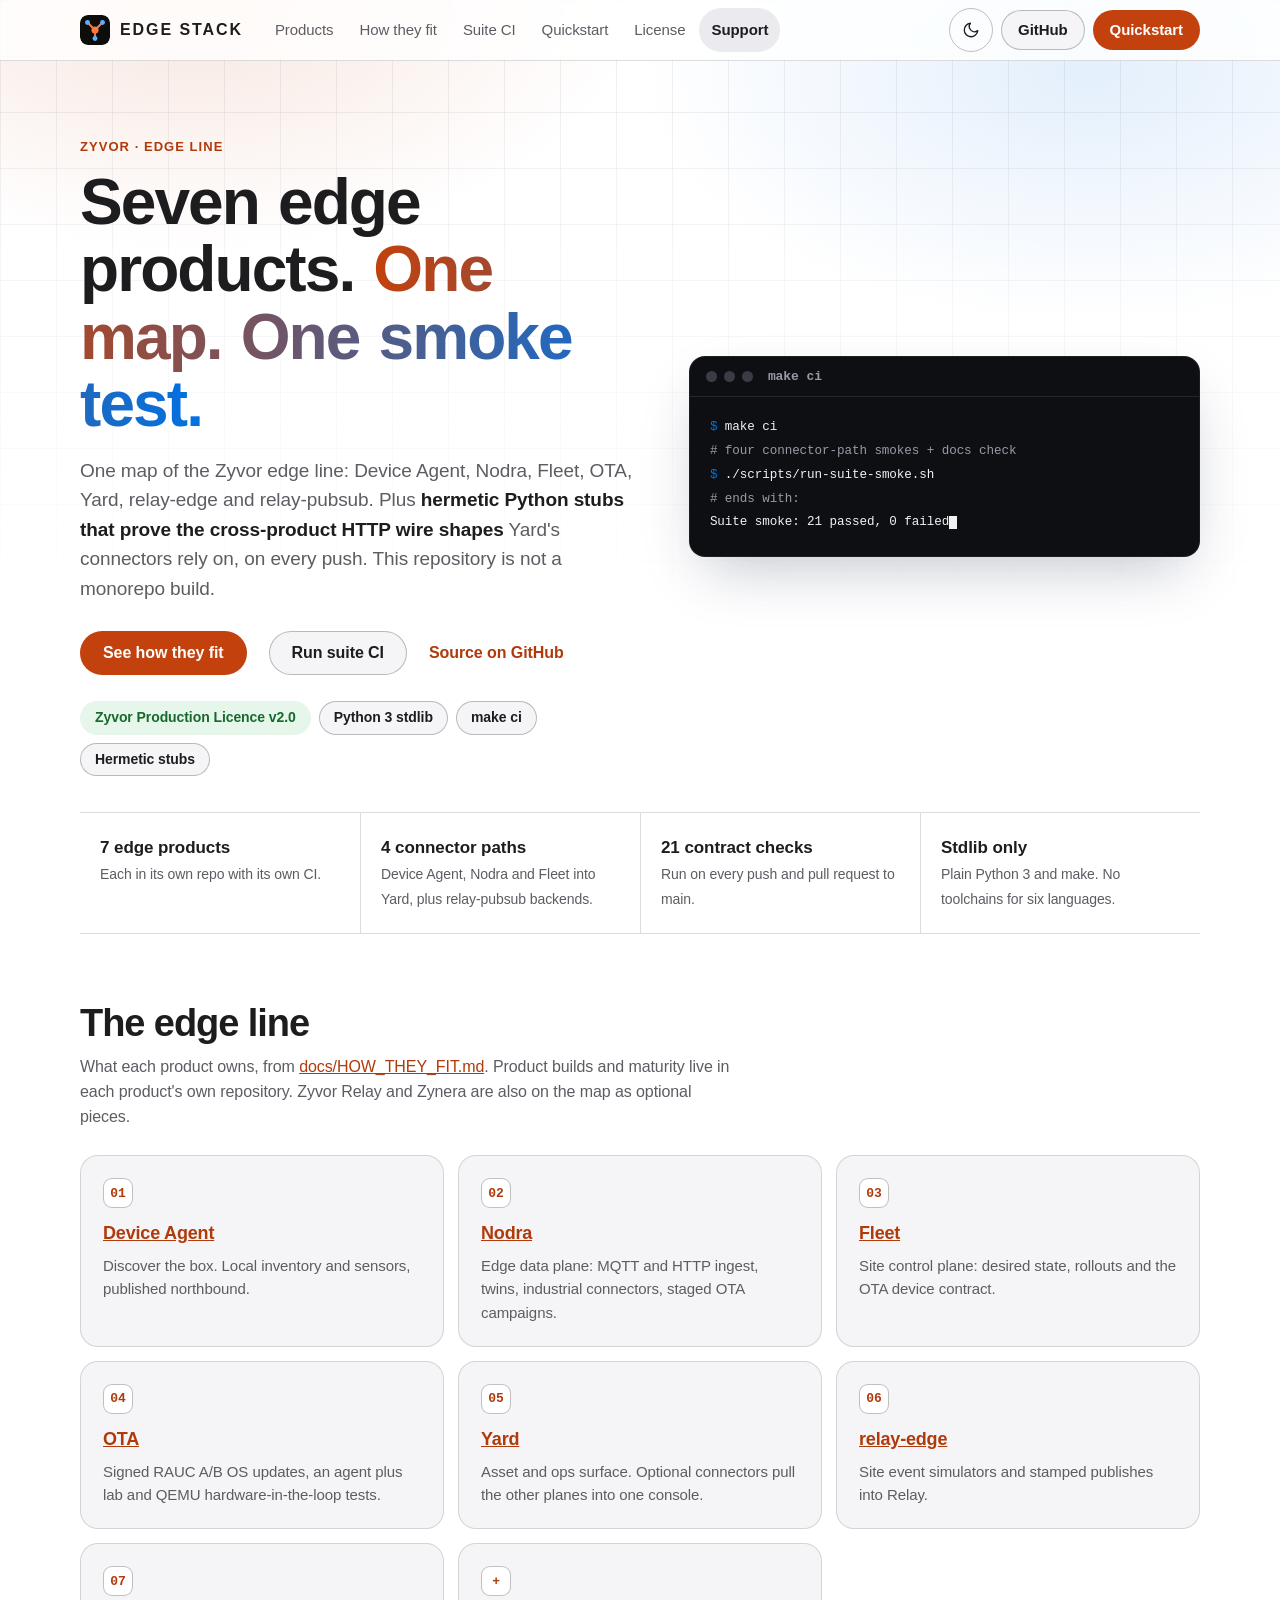
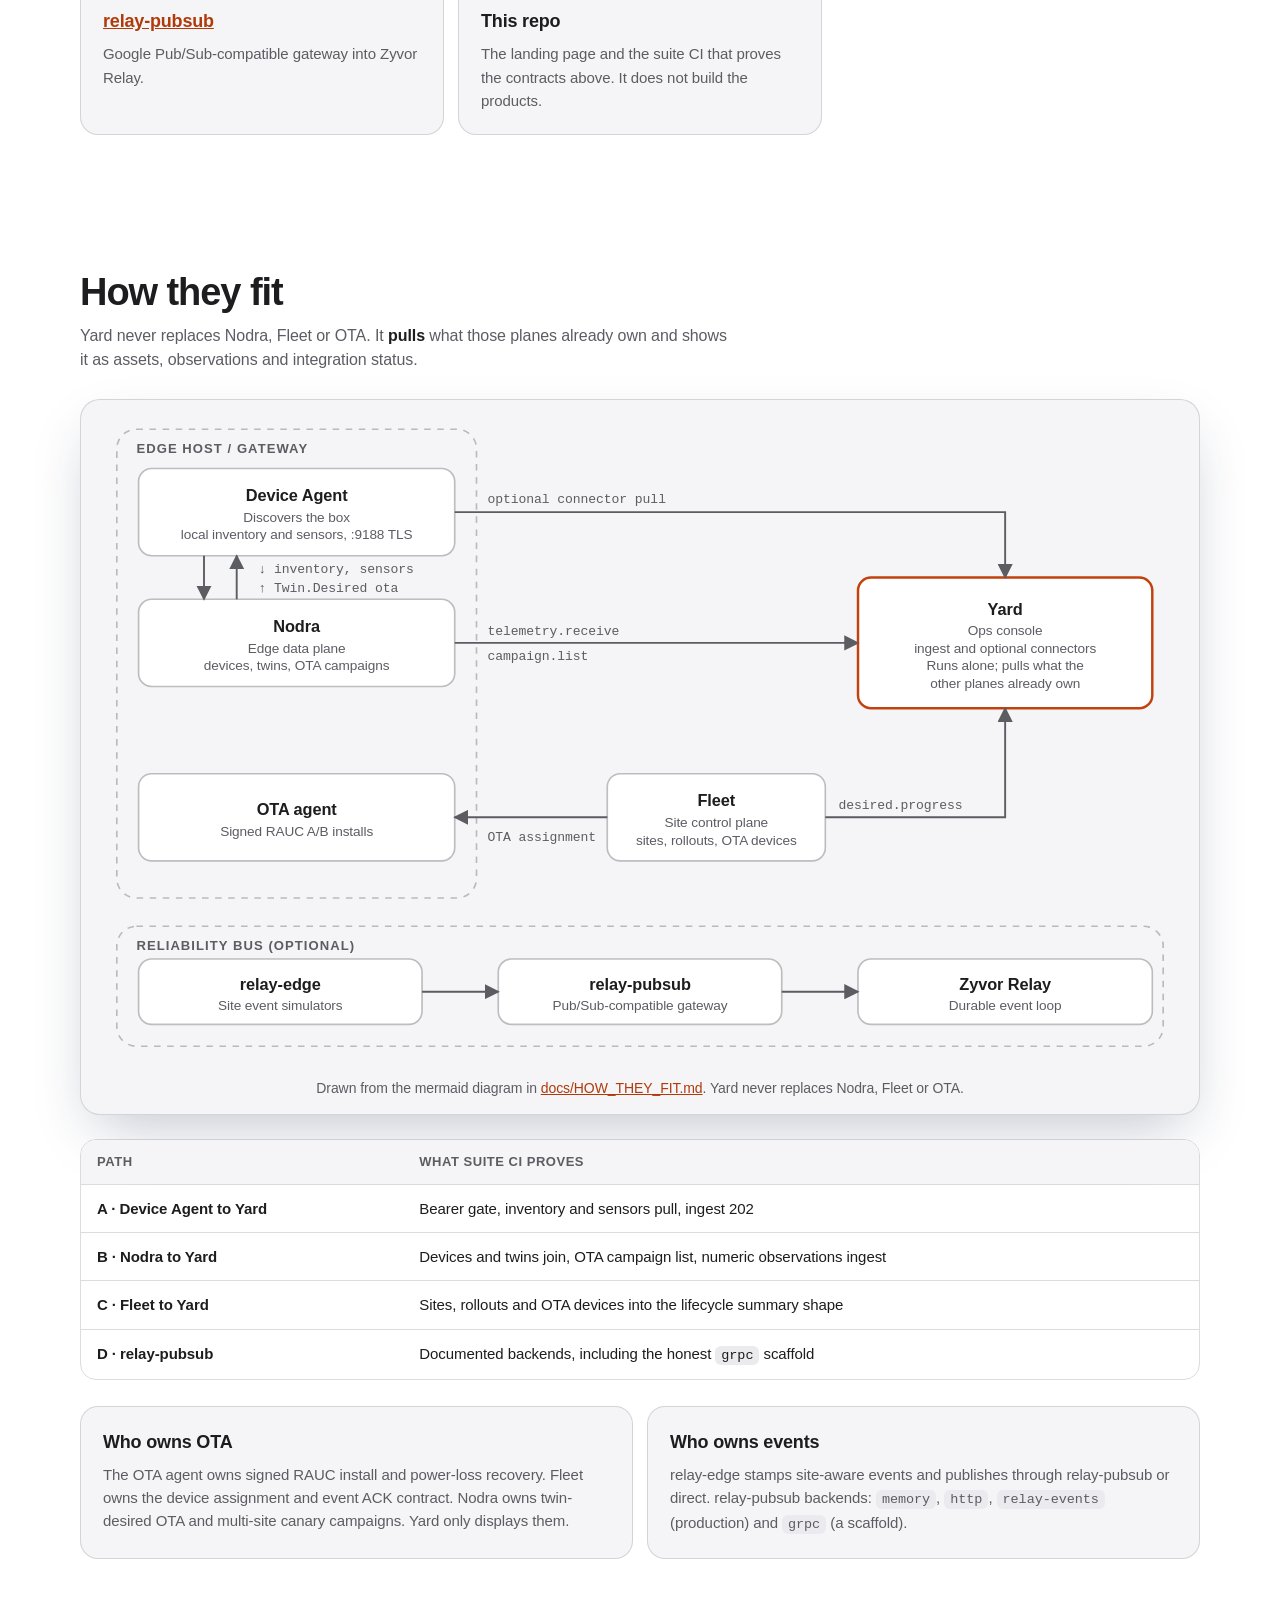
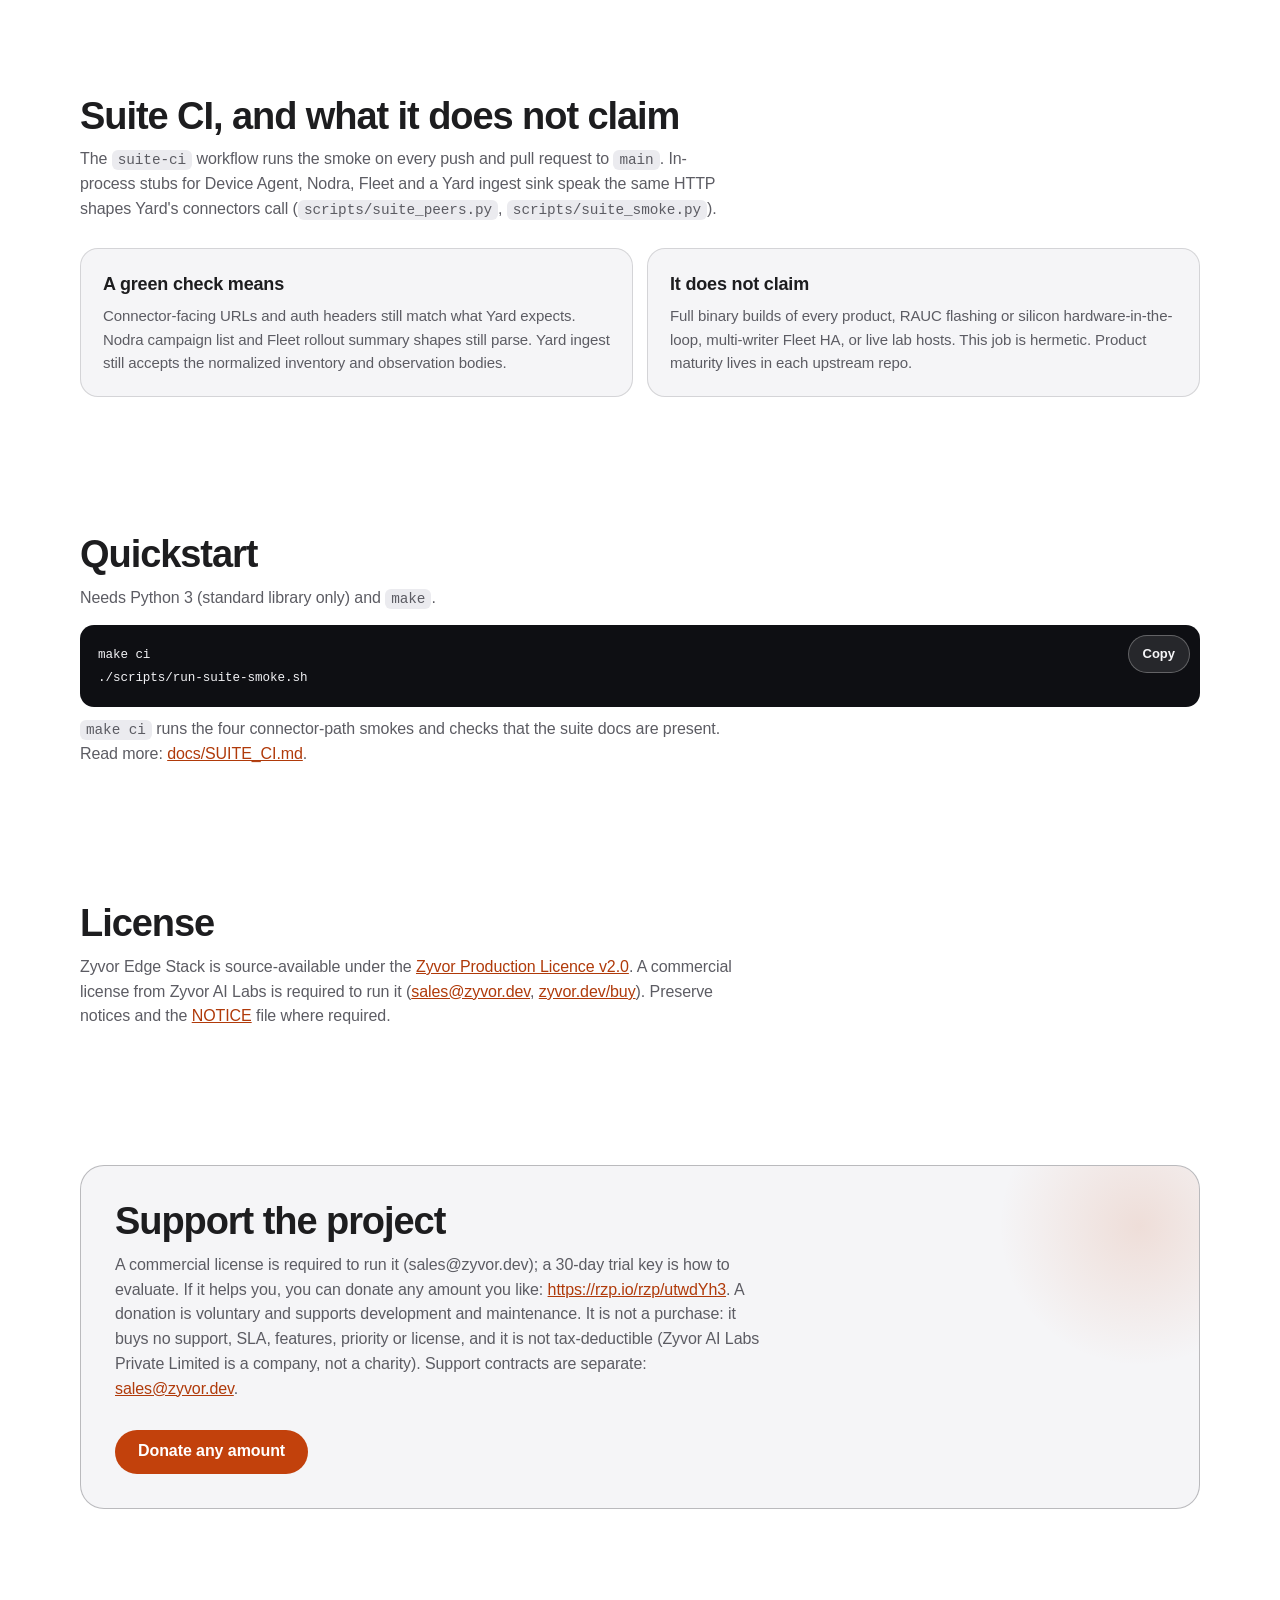
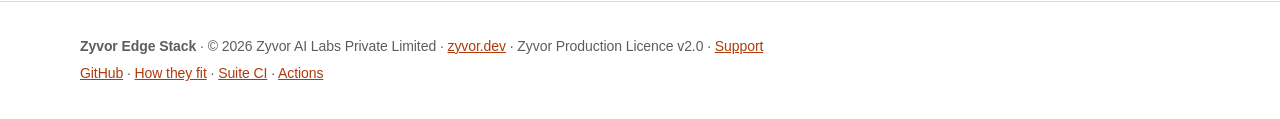
<file: site/index.html>
<!doctype html>
<!-- Copyright 2026 Zyvor AI Labs · https://zyvor.dev · SPDX-License-Identifier: LicenseRef-Zyvor-Production-2.0 -->
<html lang="en">
<head>
  <meta charset="utf-8" />
  <meta name="viewport" content="width=device-width, initial-scale=1" />
  <meta name="color-scheme" content="light dark" />
  <meta name="theme-color" content="#ffffff" />
  <title>Zyvor Edge Stack · One map of the edge line</title>
  <meta name="description" content="One map of the Zyvor edge line: Device Agent, Nodra, Fleet, OTA, Yard, relay-edge and relay-pubsub, with hermetic suite CI that proves the cross-product HTTP contracts. Zyvor Production Licence v2.0." />
  <link rel="icon" href="favicon.svg" type="image/svg+xml" />
  <link rel="canonical" href="https://zyvorai.github.io/edge-stack/" />
  <meta property="og:type" content="website" />
  <meta property="og:site_name" content="Zyvor Edge Stack" />
  <meta property="og:title" content="Zyvor Edge Stack · One map of the edge line" />
  <meta property="og:description" content="One map of the Zyvor edge line: Device Agent, Nodra, Fleet, OTA, Yard, relay-edge and relay-pubsub, with hermetic suite CI that proves the cross-product HTTP contracts. Zyvor Production Licence v2.0." />
  <meta property="og:url" content="https://zyvorai.github.io/edge-stack/" />
  <meta name="twitter:card" content="summary" />
  <script src="theme.js"></script>
  <link rel="stylesheet" href="site.css" />
  <script type="application/ld+json">
  {"@context":"https://schema.org","@type":"SoftwareSourceCode","name":"Zyvor Edge Stack","description":"One map of the Zyvor edge line, with suite CI that proves the cross-product HTTP contracts.","codeRepository":"https://github.com/zyvorai/edge-stack","programmingLanguage":"Python","license":"https://github.com/zyvorai/edge-stack/blob/main/LICENSE","url":"https://zyvorai.github.io/edge-stack/"}
  </script>
</head>
<body>
<a class="skip" href="#main">Skip to content</a>

<header class="bar">
  <a class="brand" href="./" aria-label="Zyvor Edge Stack home">
    <svg class="logo" viewBox="0 0 32 32" aria-hidden="true"><rect width="32" height="32" rx="8" fill="#0d0d0c"/><path d="M16 16 8 8M16 16l8-8M16 16v9" stroke="#ff7a3d" stroke-width="2" stroke-linecap="round"/><circle cx="16" cy="16" r="3.8" fill="#ff7a3d"/><circle cx="8" cy="8" r="2.6" fill="#5eadff"/><circle cx="24" cy="8" r="2.6" fill="#5eadff"/><circle cx="16" cy="25" r="2.6" fill="#5eadff"/></svg><span>EDGE STACK</span></a>
  <nav aria-label="Sections" id="sections"><a href="#products">Products</a><a href="#how">How they fit</a><a href="#ci">Suite CI</a><a href="#quickstart">Quickstart</a><a href="#license">License</a><a href="#support">Support</a></nav>
  <div class="bar-actions">
    <button id="theme" class="icon" type="button" aria-label="Switch to dark mode" aria-pressed="false"><svg class="i-moon" viewBox="0 0 24 24" aria-hidden="true"><path d="M21 12.8A9 9 0 1 1 11.2 3a7 7 0 0 0 9.8 9.8z"/></svg><svg class="i-sun" viewBox="0 0 24 24" aria-hidden="true"><circle cx="12" cy="12" r="4"/><path d="M12 2v2M12 20v2M4.9 4.9l1.4 1.4M17.7 17.7l1.4 1.4M2 12h2M20 12h2M4.9 19.1l1.4-1.4M17.7 6.3l1.4-1.4"/></svg></button>
    <a class="btn small" href="https://github.com/zyvorai/edge-stack">GitHub</a>
    <a class="btn small primary" href="#quickstart">Quickstart</a>
  </div>
</header>

<main id="main">
  <section class="hero" aria-labelledby="hero-h">
    <div>
      <p class="kicker">Zyvor · edge line</p>
      <h1 id="hero-h">Seven edge products. <em>One map. One smoke test.</em></h1>
      <p class="lede">One map of the Zyvor edge line: Device Agent, Nodra, Fleet, OTA, Yard, relay-edge and relay-pubsub. Plus <strong>hermetic Python stubs that prove the cross-product HTTP wire shapes</strong> Yard's connectors rely on, on every push. This repository is not a monorepo build.</p>
      <p class="cta"><a class="btn primary" href="#how">See how they fit</a><a class="btn" href="#quickstart">Run suite CI</a><a class="link" href="https://github.com/zyvorai/edge-stack">Source on GitHub</a></p>
      <ul class="chips" aria-label="Facts"><li class="ok">Zyvor Production Licence v2.0</li><li>Python 3 stdlib</li><li>make ci</li><li>Hermetic stubs</li></ul>
    </div>
    <div class="term" role="group" aria-label="Suite CI commands">
      <div class="term-head"><i></i><i></i><i></i><span>make ci</span></div>
<pre><code><span class="p">$</span> make ci
<span class="c"># four connector-path smokes + docs check</span>
<span class="p">$</span> ./scripts/run-suite-smoke.sh
<span class="c"># ends with:</span>
Suite smoke: 21 passed, 0 failed<span class="cur"></span></code></pre>
    </div>
  </section>

  <section class="band" aria-label="At a glance">
    <div><b>7 edge products</b><span>Each in its own repo with its own CI.</span></div>
    <div><b>4 connector paths</b><span>Device Agent, Nodra and Fleet into Yard, plus relay-pubsub backends.</span></div>
    <div><b>21 contract checks</b><span>Run on every push and pull request to main.</span></div>
    <div><b>Stdlib only</b><span>Plain Python 3 and make. No toolchains for six languages.</span></div>
  </section>

  <section id="products" aria-labelledby="products-h">
    <h2 id="products-h">The edge line</h2>
    <p class="sub">What each product owns, from <a href="https://github.com/zyvorai/edge-stack/blob/main/docs/HOW_THEY_FIT.md">docs/HOW_THEY_FIT.md</a>. Product builds and maturity live in each product's own repository. Zyvor Relay and Zynera are also on the map as optional pieces.</p>
    <div class="grid">
      <article class="card"><span class="n">01</span><h3><a href="https://github.com/zyvorai/zyvor-device-agent">Device Agent</a></h3><p>Discover the box. Local inventory and sensors, published northbound.</p></article>
      <article class="card"><span class="n">02</span><h3><a href="https://github.com/zyvorai/nodra">Nodra</a></h3><p>Edge data plane: MQTT and HTTP ingest, twins, industrial connectors, staged OTA campaigns.</p></article>
      <article class="card"><span class="n">03</span><h3><a href="https://github.com/zyvorai/zyvorai-fleet">Fleet</a></h3><p>Site control plane: desired state, rollouts and the OTA device contract.</p></article>
      <article class="card"><span class="n">04</span><h3><a href="https://github.com/zyvorai/ota">OTA</a></h3><p>Signed RAUC A/B OS updates, an agent plus lab and QEMU hardware-in-the-loop tests.</p></article>
      <article class="card"><span class="n">05</span><h3><a href="https://github.com/zyvorai/yard">Yard</a></h3><p>Asset and ops surface. Optional connectors pull the other planes into one console.</p></article>
      <article class="card"><span class="n">06</span><h3><a href="https://github.com/zyvorai/relay-edge">relay-edge</a></h3><p>Site event simulators and stamped publishes into Relay.</p></article>
      <article class="card"><span class="n">07</span><h3><a href="https://github.com/zyvorai/relay-pubsub">relay-pubsub</a></h3><p>Google Pub/Sub-compatible gateway into Zyvor Relay.</p></article>
      <article class="card"><span class="n">+</span><h3>This repo</h3><p>The landing page and the suite CI that proves the contracts above. It does not build the products.</p></article>
    </div>
  </section>

  <section id="how" aria-labelledby="how-h">
    <h2 id="how-h">How they fit</h2>
    <p class="sub">Yard never replaces Nodra, Fleet or OTA. It <strong>pulls</strong> what those planes already own and shows it as assets, observations and integration status.</p>
    <figure class="diagram">
<svg viewBox="0 0 1000 600" role="img" aria-labelledby="dg-t dg-d"><title id="dg-t">Edge stack data paths</title><desc id="dg-d">Device Agent feeds Nodra and Yard. Nodra and Fleet sync into Yard. Fleet assigns OTA updates to the OTA agent. relay-edge publishes through relay-pubsub into Relay.</desc><defs><marker id="ah" viewBox="0 0 10 10" refX="9" refY="5" markerWidth="8" markerHeight="8" orient="auto"><path class="dg-arrow" d="M0 0 10 5 0 10z"/></marker><marker id="ahs" viewBox="0 0 10 10" refX="1" refY="5" markerWidth="8" markerHeight="8" orient="auto-start-reverse"><path class="dg-arrow" d="M0 0 10 5 0 10z"/></marker></defs>
<rect class="dg-zone" x="20" y="14" width="330" height="430" rx="18"/>
<text class="dg-z" x="38" y="36">EDGE HOST / GATEWAY</text>
<rect class="dg-box" x="40" y="50" width="290" height="80" rx="12"/>
<text class="dg-t" x="185.0" y="80" text-anchor="middle">Device Agent</text>
<text class="dg-s" x="185.0" y="99" text-anchor="middle">Discovers the box</text>
<text class="dg-s" x="185.0" y="115" text-anchor="middle">local inventory and sensors, :9188 TLS</text>
<rect class="dg-box" x="40" y="170" width="290" height="80" rx="12"/>
<text class="dg-t" x="185.0" y="200" text-anchor="middle">Nodra</text>
<text class="dg-s" x="185.0" y="219" text-anchor="middle">Edge data plane</text>
<text class="dg-s" x="185.0" y="235" text-anchor="middle">devices, twins, OTA campaigns</text>
<rect class="dg-box" x="40" y="330" width="290" height="80" rx="12"/>
<text class="dg-t" x="185.0" y="368" text-anchor="middle">OTA agent</text>
<text class="dg-s" x="185.0" y="387" text-anchor="middle">Signed RAUC A/B installs</text>
<path class="dg-line" d="M100 130 L100 170" marker-end="url(#ah)"/>
<path class="dg-line" d="M130 170 L130 130" marker-end="url(#ah)"/>
<text class="dg-lbl" x="150" y="146" text-anchor="start">↓ inventory, sensors</text>
<text class="dg-lbl" x="150" y="163" text-anchor="start">↑ Twin.Desired ota</text>
<rect class="dg-hi" x="700" y="150" width="270" height="120" rx="12"/>
<text class="dg-t" x="835.0" y="184" text-anchor="middle">Yard</text>
<text class="dg-s" x="835.0" y="203" text-anchor="middle">Ops console</text>
<text class="dg-s" x="835.0" y="219" text-anchor="middle">ingest and optional connectors</text>
<text class="dg-s" x="835.0" y="235" text-anchor="middle">Runs alone; pulls what the</text>
<text class="dg-s" x="835.0" y="251" text-anchor="middle">other planes already own</text>
<rect class="dg-box" x="470" y="330" width="200" height="80" rx="12"/>
<text class="dg-t" x="570.0" y="360" text-anchor="middle">Fleet</text>
<text class="dg-s" x="570.0" y="379" text-anchor="middle">Site control plane</text>
<text class="dg-s" x="570.0" y="395" text-anchor="middle">sites, rollouts, OTA devices</text>
<path class="dg-line" d="M330 90 L835 90 L835 150" marker-end="url(#ah)"/>
<text class="dg-lbl" x="360" y="82" text-anchor="start">optional connector pull</text>
<path class="dg-line" d="M330 210 L700 210" marker-end="url(#ah)"/>
<text class="dg-lbl" x="360" y="203" text-anchor="start">telemetry.receive</text>
<text class="dg-lbl" x="360" y="226" text-anchor="start">campaign.list</text>
<path class="dg-line" d="M670 370 L835 370 L835 270" marker-end="url(#ah)"/>
<text class="dg-lbl" x="682" y="362" text-anchor="start">desired.progress</text>
<path class="dg-line" d="M470 370 L330 370" marker-end="url(#ah)"/>
<text class="dg-lbl" x="360" y="392" text-anchor="start">OTA assignment</text>
<rect class="dg-zone" x="20" y="470" width="960" height="110" rx="18"/>
<text class="dg-z" x="38" y="492">RELIABILITY BUS (OPTIONAL)</text>
<rect class="dg-box" x="40" y="500" width="260" height="60" rx="12"/>
<text class="dg-t" x="170.0" y="528" text-anchor="middle">relay-edge</text>
<text class="dg-s" x="170.0" y="547" text-anchor="middle">Site event simulators</text>
<rect class="dg-box" x="370" y="500" width="260" height="60" rx="12"/>
<text class="dg-t" x="500.0" y="528" text-anchor="middle">relay-pubsub</text>
<text class="dg-s" x="500.0" y="547" text-anchor="middle">Pub/Sub-compatible gateway</text>
<rect class="dg-box" x="700" y="500" width="270" height="60" rx="12"/>
<text class="dg-t" x="835.0" y="528" text-anchor="middle">Zyvor Relay</text>
<text class="dg-s" x="835.0" y="547" text-anchor="middle">Durable event loop</text>
<path class="dg-line" d="M300 530 L370 530" marker-end="url(#ah)"/>
<path class="dg-line" d="M630 530 L700 530" marker-end="url(#ah)"/>
</svg>
<figcaption>Drawn from the mermaid diagram in <a href="https://github.com/zyvorai/edge-stack/blob/main/docs/HOW_THEY_FIT.md">docs/HOW_THEY_FIT.md</a>. Yard never replaces Nodra, Fleet or OTA.</figcaption></figure>
    <div class="tablewrap"><table>
      <thead><tr><th scope="col">Path</th><th scope="col">What suite CI proves</th></tr></thead>
      <tbody>
        <tr><td>A · Device Agent to Yard</td><td>Bearer gate, inventory and sensors pull, ingest 202</td></tr>
        <tr><td>B · Nodra to Yard</td><td>Devices and twins join, OTA campaign list, numeric observations ingest</td></tr>
        <tr><td>C · Fleet to Yard</td><td>Sites, rollouts and OTA devices into the lifecycle summary shape</td></tr>
        <tr><td>D · relay-pubsub</td><td>Documented backends, including the honest <code>grpc</code> scaffold</td></tr>
      </tbody></table></div>
    <div class="grid two">
      <article class="card"><h3>Who owns OTA</h3><p>The OTA agent owns signed RAUC install and power-loss recovery. Fleet owns the device assignment and event ACK contract. Nodra owns twin-desired OTA and multi-site canary campaigns. Yard only displays them.</p></article>
      <article class="card"><h3>Who owns events</h3><p>relay-edge stamps site-aware events and publishes through relay-pubsub or direct. relay-pubsub backends: <code>memory</code>, <code>http</code>, <code>relay-events</code> (production) and <code>grpc</code> (a scaffold).</p></article>
    </div>
  </section>

  <section id="ci" aria-labelledby="ci-h">
    <h2 id="ci-h">Suite CI, and what it does not claim</h2>
    <p class="sub">The <code>suite-ci</code> workflow runs the smoke on every push and pull request to <code>main</code>. In-process stubs for Device Agent, Nodra, Fleet and a Yard ingest sink speak the same HTTP shapes Yard's connectors call (<code>scripts/suite_peers.py</code>, <code>scripts/suite_smoke.py</code>).</p>
    <div class="grid two">
      <article class="card"><h3>A green check means</h3><p>Connector-facing URLs and auth headers still match what Yard expects. Nodra campaign list and Fleet rollout summary shapes still parse. Yard ingest still accepts the normalized inventory and observation bodies.</p></article>
      <article class="card"><h3>It does not claim</h3><p>Full binary builds of every product, RAUC flashing or silicon hardware-in-the-loop, multi-writer Fleet HA, or live lab hosts. This job is hermetic. Product maturity lives in each upstream repo.</p></article>
    </div>
  </section>

  <section id="quickstart" aria-labelledby="quickstart-h">
    <h2 id="quickstart-h">Quickstart</h2>
    <p class="sub">Needs Python 3 (standard library only) and <code>make</code>.</p>
    <div class="code"><button class="copy" type="button" aria-label="Copy the suite CI commands">Copy</button>
<pre><code>make ci
./scripts/run-suite-smoke.sh</code></pre></div>
    <p class="sub"><code>make ci</code> runs the four connector-path smokes and checks that the suite docs are present. Read more: <a href="https://github.com/zyvorai/edge-stack/blob/main/docs/SUITE_CI.md">docs/SUITE_CI.md</a>.</p>
  </section>

  <section id="license" aria-labelledby="license-h">
    <h2 id="license-h">License</h2>
    <p class="sub">Zyvor Edge Stack is source-available under the <a href="https://github.com/zyvorai/edge-stack/blob/main/LICENSE">Zyvor Production Licence v2.0</a>. A commercial license from Zyvor AI Labs is required to run it (<a href="mailto:sales@zyvor.dev">sales@zyvor.dev</a>, <a href="https://zyvor.dev/buy">zyvor.dev/buy</a>). Preserve notices and the <a href="https://github.com/zyvorai/edge-stack/blob/main/NOTICE">NOTICE</a> file where required.</p>
  </section>

  <section id="support" aria-labelledby="support-h">
    <div class="support">
      <h2 id="support-h">Support the project</h2>
      <p class="sub">A commercial license is required to run it (sales@zyvor.dev); a 30-day trial key is how to evaluate. If it helps you, you can donate any amount you like: <a href="https://rzp.io/rzp/utwdYh3" rel="noopener">https://rzp.io/rzp/utwdYh3</a>. A donation is voluntary and supports development and maintenance. It is not a purchase: it buys no support, SLA, features, priority or license, and it is not tax-deductible (Zyvor AI Labs Private Limited is a company, not a charity). Support contracts are separate: <a href="mailto:sales@zyvor.dev">sales@zyvor.dev</a>.</p>
      <p class="cta"><a class="btn primary" href="https://rzp.io/rzp/utwdYh3" rel="noopener">Donate any amount</a></p>
    </div>
  </section>
</main>

<footer>
  <p><b>Zyvor Edge Stack</b> · © 2026 Zyvor AI Labs Private Limited · <a href="https://zyvor.dev">zyvor.dev</a> · Zyvor Production Licence v2.0 · <a href="#support">Support</a></p>
  <p><a href="https://github.com/zyvorai/edge-stack">GitHub</a> · <a href="https://github.com/zyvorai/edge-stack/blob/main/docs/HOW_THEY_FIT.md">How they fit</a> · <a href="https://github.com/zyvorai/edge-stack/blob/main/docs/SUITE_CI.md">Suite CI</a> · <a href="https://github.com/zyvorai/edge-stack/actions">Actions</a></p>
</footer>
<div id="toast" class="toast" role="status" aria-live="polite" hidden></div>
<script src="site.js"></script>
</body>
</html>
</file>
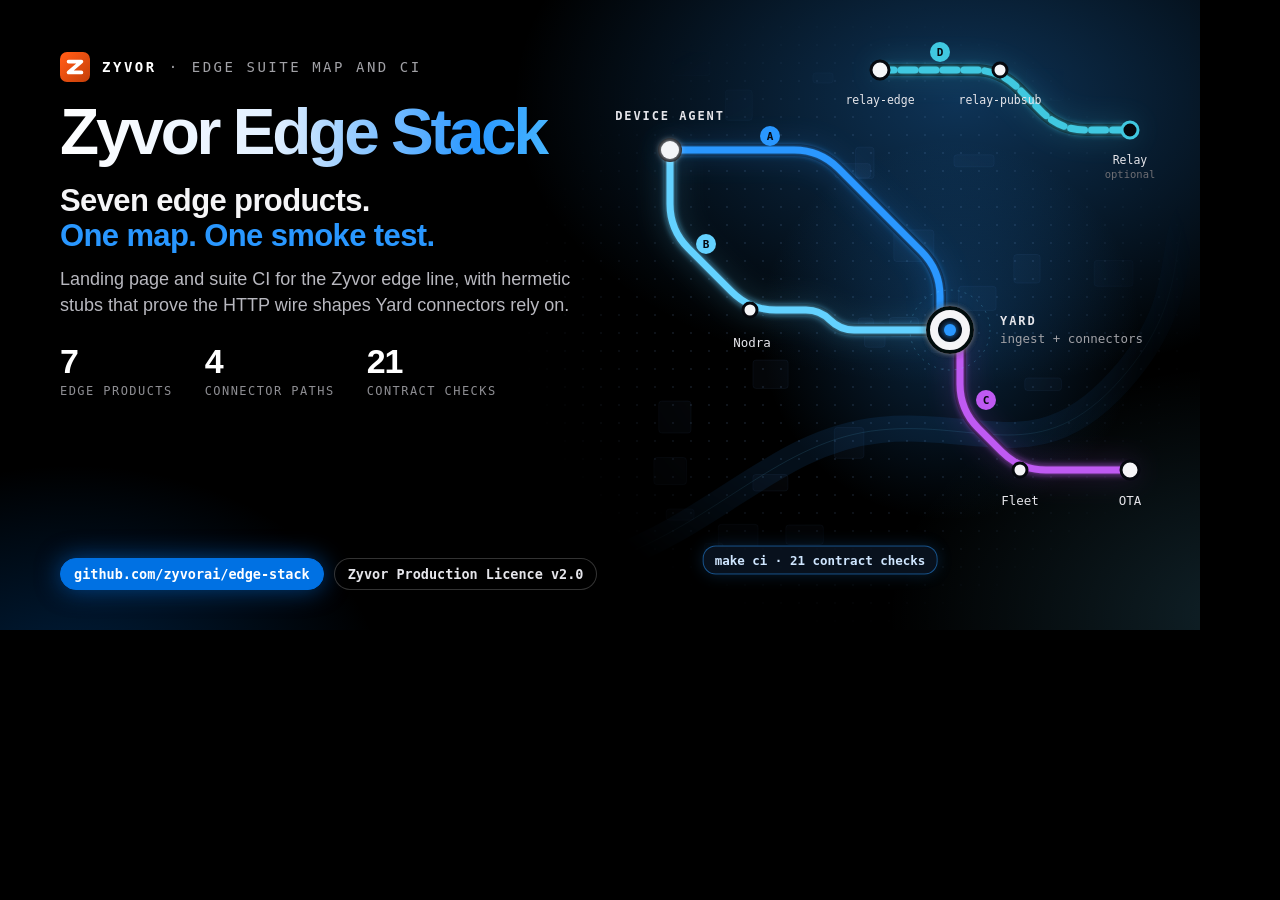
<file: docs/social/edge-stack-hero-dark.html>
<!doctype html>
<html lang="en">
<head>
<meta charset="utf-8">
<title>Zyvor Edge Stack hero card</title>
<!--
  1200x630 dark hero card: README hero and GitHub social preview.
  Build: ./docs/social/build-hero-dark.sh  ->  edge-stack-hero-dark.jpg (2400x1260)
-->
<style>
  :root { --blue:#0071e3; --signal:#2997ff; --cyan:#64d2ff; --green:#30d158; --amber:#ff9f0a; --red:#ff453a; --violet:#bf5af2;
    --sans:'SF Pro Display','Helvetica Neue',Helvetica,Arial,sans-serif; --mono:'SF Mono',Menlo,Consolas,monospace; }
  * { box-sizing:border-box; }
  html,body { margin:0; padding:0; }
  body { width:1200px; height:630px; overflow:hidden; color:#f5f5f7; font-family:var(--sans); position:relative; background:#000; }
  .aurora { position:absolute; inset:0;
    background:radial-gradient(720px 460px at 80% 16%, rgba(41,151,255,.34), transparent 62%),
               radial-gradient(600px 420px at 104% 98%, rgba(100,210,255,.16), transparent 60%),
               radial-gradient(520px 380px at 6% 110%, rgba(0,113,227,.28), transparent 60%); }
  .copy { position:absolute; left:60px; top:52px; width:560px; z-index:3; }
  .brand { display:flex; align-items:center; gap:12px; font-family:var(--mono); font-size:14px; letter-spacing:.18em; text-transform:uppercase; color:#a1a1a6; }
  .brand b { color:#fff; }
  .word { margin:20px 0 0; font-size:64px; line-height:.95; font-weight:800; letter-spacing:-.05em; white-space:nowrap;
    background:linear-gradient(92deg,#fff 0%,#e3f0ff 38%,var(--signal) 74%,var(--cyan) 100%); -webkit-background-clip:text; background-clip:text; color:transparent; padding-bottom:6px; }
  .tag { margin:14px 0 0; font-size:31px; line-height:1.15; font-weight:700; letter-spacing:-.02em; }
  .tag em { font-style:normal; color:var(--signal); }
  .lede { margin:12px 0 0; font-size:18px; line-height:1.45; color:#b8b8bf; width:520px; text-shadow:0 1px 12px #000; }
  .stats { margin-top:24px; display:flex; gap:32px; }
  .stat b { display:block; font-size:34px; font-weight:800; letter-spacing:-.03em; color:#fff; }
  .stat span { font-family:var(--mono); font-size:12px; letter-spacing:.12em; text-transform:uppercase; color:#8e8e93; }
  .pill { position:absolute; left:60px; bottom:40px; display:flex; gap:10px; z-index:3; }
  .pill span { font-family:var(--mono); font-size:13.5px; font-weight:700; padding:7px 13px; border-radius:18px; border:1.5px solid rgba(255,255,255,.2); color:#e5e5ea; background:rgba(0,0,0,.6); }
  .pill span.b { background:var(--blue); border-color:var(--blue); color:#fff; box-shadow:0 0 24px rgba(0,113,227,.55); }
  .art { position:absolute; left:520px; top:0; width:680px; height:630px; z-index:2; }
  .art svg { display:block; }
  #labels { position:absolute; inset:0; z-index:4; pointer-events:none; }
  .lbl { position:absolute; font-family:var(--mono); font-size:12.5px; color:#a1a1a6; text-align:center; transform:translate(-50%,-50%); white-space:nowrap; }
  .lbl b { display:block; font-size:12px; letter-spacing:.16em; text-transform:uppercase; color:#e5e5ea; }
  .lbl span { display:block; margin-top:3px; }
  .lbl.box { padding:7px 12px; border-radius:12px; background:rgba(8,10,14,.85); border:1px solid rgba(255,255,255,.14); }
  .lbl.chip { padding:6px 11px; border-radius:13px; font-size:12.5px; font-weight:700; color:#cfe6ff; background:rgba(10,20,35,.85); border:1px solid rgba(41,151,255,.5); box-shadow:0 0 16px rgba(41,151,255,.2); }
  .lbl.left { transform:translate(0,-50%); text-align:left; }
  .lbl.right { transform:translate(-100%,-50%); text-align:right; }
  .ok { color:var(--green) !important; } .warn { color:var(--amber) !important; } .bad { color:var(--red) !important; } .sig { color:var(--signal) !important; } .cy { color:var(--cyan) !important; } .vi { color:var(--violet) !important; }
</style>
</head>
<body>
<div class="aurora"></div>
<div class="art"><svg id="art" width="680" height="630" viewBox="0 0 680 630" xmlns="http://www.w3.org/2000/svg"></svg></div>
<div id="labels"></div>
<div class="copy">
  <div class="brand"><svg viewBox="0 0 64 64" width="30" height="30" aria-hidden="true"><defs><linearGradient id="zb" x1="8" y1="8" x2="56" y2="56" gradientUnits="userSpaceOnUse"><stop offset="0" stop-color="#ff5a15"/><stop offset="1" stop-color="#cc420a"/></linearGradient></defs><rect width="64" height="64" rx="15" fill="url(#zb)"/><path d="M18.5,20.5 45.5,20.5 18.5,43.5 45.5,43.5" fill="none" stroke="#fff" stroke-width="8.3" stroke-linecap="round" stroke-linejoin="round"/></svg><b>Zyvor</b><span>&middot;</span><span>Edge suite map and CI</span></div>
  <div class="word">Zyvor Edge Stack</div>
  <div class="tag">Seven edge products.<br><em>One map. One smoke test.</em></div>
  <div class="lede">Landing page and suite CI for the Zyvor edge line, with hermetic stubs that prove the HTTP wire shapes Yard connectors rely on.</div>
  <div class="stats"><div class="stat"><b>7</b><span>edge products</span></div><div class="stat"><b>4</b><span>connector paths</span></div><div class="stat"><b>21</b><span>contract checks</span></div></div>
</div>
<div class="pill"><span class="b">github.com/zyvorai/edge-stack</span><span>Zyvor Production Licence v2.0</span></div>
<script>
var Z = (function () {
  var NS = 'http://www.w3.org/2000/svg', svg = document.getElementById('art'), labels = document.getElementById('labels');
  var seed = 20261004;
  function rnd() { seed = (seed * 1103515245 + 12345) % 2147483648; return seed / 2147483648; }
  function el(tag, a, parent) { var n = document.createElementNS(NS, tag); for (var k in a) n.setAttribute(k, a[k]); (parent || svg).appendChild(n); return n; }
  function g(attrs) { return el('g', attrs || {}); }
  function label(x, y, inner, cls, style) { var d = document.createElement('div'); d.className = 'lbl ' + (cls || ''); d.style.left = (520 + x) + 'px'; d.style.top = y + 'px'; if (style) d.setAttribute('style', d.getAttribute('style') + ';' + style); d.innerHTML = inner; labels.appendChild(d); return d; }
  return { NS: NS, svg: svg, W: 680, H: 630, rnd: rnd, el: el, g: g, label: label,
    reseed: function (s) { seed = s; },
    c: { blue: '#0071e3', signal: '#2997ff', cyan: '#64d2ff', green: '#30d158', amber: '#ff9f0a', red: '#ff453a', violet: '#bf5af2', teal: '#40c8e0', indigo: '#5e5ce6', pink: '#ff375f', white: '#f5f5f7', grey: '#8e8e93' } };
})();
(function () {
// Edge Stack: transit map of the Zyvor edge line. Four connector lines (paths A-D) with Yard as the main interchange.
var C = Z.c;
var defs = Z.el('defs', {});
defs.innerHTML = '<filter id="esGl" filterUnits="userSpaceOnUse" x="-50" y="-50" width="780" height="730"><feGaussianBlur stdDeviation="3.5" result="b"/><feMerge><feMergeNode in="b"/><feMergeNode in="SourceGraphic"/></feMerge></filter>' +
  '<filter id="esSf" filterUnits="userSpaceOnUse" x="-50" y="-50" width="780" height="730"><feGaussianBlur stdDeviation="14"/></filter>' +
  '<radialGradient id="esHalo"><stop offset="0" stop-color="#2997ff" stop-opacity=".5"/><stop offset="1" stop-color="#2997ff" stop-opacity="0"/></radialGradient>' +
  '<pattern id="esDots" width="18" height="18" patternUnits="userSpaceOnUse"><circle cx="9" cy="9" r=".9" fill="rgba(140,190,255,.16)"/></pattern>' +
  '<radialGradient id="esFade"><stop offset=".55" stop-color="#fff"/><stop offset="1" stop-color="#000"/></radialGradient>' +
  '<mask id="esMask"><rect x="0" y="0" width="680" height="630" fill="url(#esFade)"/></mask>';

// rounded polyline (metro style corners)
function route(pts, r) {
  var d = 'M' + pts[0][0] + ',' + pts[0][1];
  for (var i = 1; i < pts.length - 1; i++) {
    var p0 = pts[i - 1], p1 = pts[i], p2 = pts[i + 1];
    var v1 = [p1[0] - p0[0], p1[1] - p0[1]], v2 = [p2[0] - p1[0], p2[1] - p1[1]];
    var l1 = Math.sqrt(v1[0] * v1[0] + v1[1] * v1[1]), l2 = Math.sqrt(v2[0] * v2[0] + v2[1] * v2[1]);
    var rr = Math.min(r, l1 / 2, l2 / 2);
    var a = [p1[0] - v1[0] / l1 * rr, p1[1] - v1[1] / l1 * rr], b = [p1[0] + v2[0] / l2 * rr, p1[1] + v2[1] / l2 * rr];
    d += ' L' + a[0].toFixed(1) + ',' + a[1].toFixed(1) + ' Q' + p1[0] + ',' + p1[1] + ' ' + b[0].toFixed(1) + ',' + b[1].toFixed(1);
  }
  var e = pts[pts.length - 1];
  return d + ' L' + e[0] + ',' + e[1];
}

// map texture: dot grid, a river, district blocks
var tex = Z.g({ mask: 'url(#esMask)' });
Z.el('rect', { x: 0, y: 0, width: 680, height: 630, fill: 'url(#esDots)' }, tex);
Z.el('path', { d: 'M90,560 C200,520 260,440 360,430 S520,470 600,380 S640,230 680,200', fill: 'none', stroke: 'rgba(41,151,255,.10)', 'stroke-width': 26, 'stroke-linecap': 'round' }, tex);
Z.el('path', { d: 'M90,560 C200,520 260,440 360,430 S520,470 600,380 S640,230 680,200', fill: 'none', stroke: 'rgba(100,210,255,.12)', 'stroke-width': 1 }, tex);
for (var i = 0; i < 26; i++) {
  var bx = 110 + Z.rnd() * 520, by = 40 + Z.rnd() * 540;
  Z.el('rect', { x: bx, y: by, width: 14 + Z.rnd() * 30, height: 10 + Z.rnd() * 22, rx: 3, fill: 'rgba(120,170,255,.035)', stroke: 'rgba(120,170,255,.06)' }, tex);
}
Z.el('circle', { cx: 430, cy: 330, r: 190, fill: 'url(#esHalo)', opacity: .5 });

var Y = [430, 330]; // Yard interchange
var lines = [
  { id: 'A', c: C.signal, pts: [[150, 150], [300, 150], [420, 270], [420, 322]] },
  { id: 'B', c: C.cyan, pts: [[150, 150], [150, 230], [230, 310], [300, 310], [320, 330], [412, 330]] },
  { id: 'C', c: C.violet, pts: [[440, 338], [440, 410], [500, 470], [610, 470]] },
  { id: 'D', c: C.teal, pts: [[360, 70], [480, 70], [540, 130], [610, 130]], dash: true }
];
lines.forEach(function (L) {
  var d = route(L.pts, 26);
  Z.el('path', { d: d, fill: 'none', stroke: L.c, 'stroke-width': 16, opacity: .18, filter: 'url(#esSf)', 'stroke-linecap': 'round' });
  Z.el('path', { d: d, fill: 'none', stroke: '#05080e', 'stroke-width': 12, 'stroke-linecap': 'round', 'stroke-linejoin': 'round' });
  Z.el('path', { d: d, fill: 'none', stroke: L.c, 'stroke-width': 7, 'stroke-linecap': 'round', 'stroke-linejoin': 'round', 'stroke-dasharray': L.dash ? '14 7' : null, filter: 'url(#esGl)' });
});
// short spur: Device Agent <-> Nodra connection is line B; Fleet -> OTA is the end of line C

function station(x, y, big) {
  Z.el('circle', { cx: x, cy: y, r: big ? 9 : 7, fill: '#f5f5f7', stroke: '#05080e', 'stroke-width': 3 });
}
function interchange(x1, y1, x2, y2, w) {
  Z.el('line', { x1: x1, y1: y1, x2: x2, y2: y2, stroke: '#05080e', 'stroke-width': w + 6, 'stroke-linecap': 'round' });
  Z.el('line', { x1: x1, y1: y1, x2: x2, y2: y2, stroke: '#f5f5f7', 'stroke-width': w, 'stroke-linecap': 'round', filter: 'url(#esGl)' });
}

// Yard: big interchange capsule joining A, B, C
Z.el('circle', { cx: Y[0], cy: Y[1], r: 40, fill: 'none', stroke: 'rgba(100,210,255,.25)', 'stroke-dasharray': '2 5' });
Z.el('rect', { x: Y[0] - 22, y: Y[1] - 22, width: 44, height: 44, rx: 22, fill: '#f5f5f7', stroke: '#05080e', 'stroke-width': 4, filter: 'url(#esGl)' });
Z.el('rect', { x: Y[0] - 12, y: Y[1] - 12, width: 24, height: 24, rx: 12, fill: '#05080e' });
Z.el('circle', { cx: Y[0], cy: Y[1], r: 6, fill: C.signal, filter: 'url(#esGl)' });

interchange(150, 150, 150, 150, 18); // Device Agent (A + B)
station(230, 310); // Nodra on B
station(500, 470); // Fleet on C
station(610, 470, true); // OTA terminus
station(360, 70, true); // relay-edge
station(480, 70); // relay-pubsub
Z.el('circle', { cx: 610, cy: 130, r: 8, fill: '#05080e', stroke: C.teal, 'stroke-width': 3 }); // Relay (optional)

// line roundels
function roundel(x, y, id, c) {
  Z.el('circle', { cx: x, cy: y, r: 10, fill: c });
  var t = Z.el('text', { x: x, y: y + 4, 'text-anchor': 'middle', 'font-family': 'ui-monospace,Menlo,monospace', 'font-size': 11, 'font-weight': 700, fill: '#05080e' });
  t.textContent = id;
}
roundel(250, 136, 'A', C.signal);
roundel(186, 244, 'B', C.cyan);
roundel(466, 400, 'C', C.violet);
roundel(420, 52, 'D', C.teal);

Z.label(150, 116, '<b>Device Agent</b>');
Z.label(232, 342, 'Nodra', '', 'color:#e5e5ea');
Z.label(Y[0] + 50, Y[1], '<b>Yard</b><span>ingest + connectors</span>', 'left');
Z.label(500, 500, 'Fleet', '', 'color:#e5e5ea');
Z.label(610, 500, 'OTA', '', 'color:#e5e5ea');
Z.label(360, 100, 'relay-edge', '', 'color:#e5e5ea;font-size:11.5px');
Z.label(480, 100, 'relay-pubsub', '', 'color:#e5e5ea;font-size:11.5px');
Z.label(610, 166, 'Relay<span style="margin-top:1px;font-size:10.5px;color:#6e6e73">optional</span>', '', 'font-size:11.5px;color:#e5e5ea');
Z.label(300, 560, 'make ci &middot; 21 contract checks', 'chip');
})();
</script>
</body>
</html>
</file>
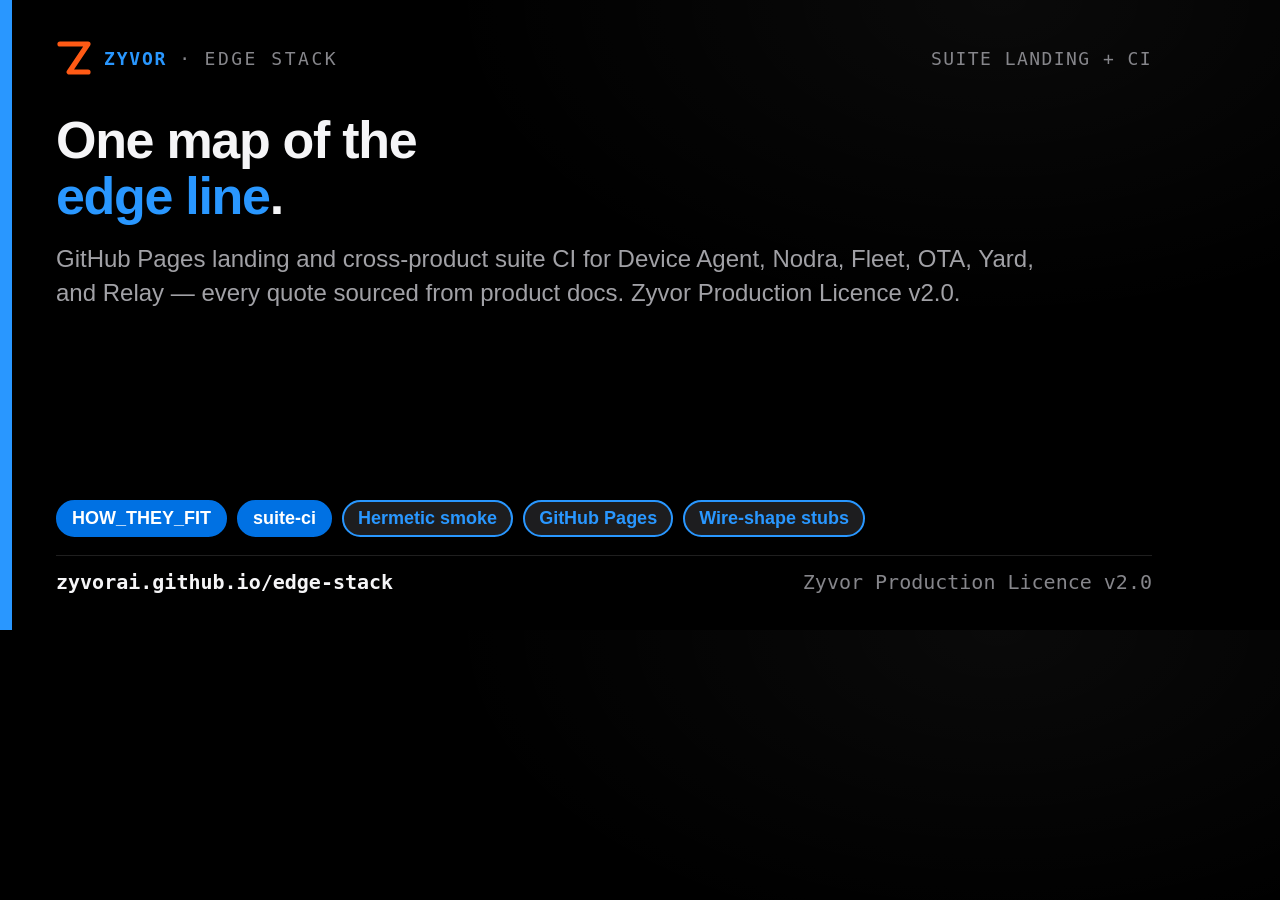
<file: docs/social/edge-stack-share-card.html>
<!doctype html>
<html lang="en">
<head>
<meta charset="utf-8">
<title>Edge Stack share card</title>
<style>
  :root { --ink:#f5f5f7; --soft:#86868b; --signal:#2997ff; --btn:#0071e3; --deep:#2997ff; --warm:#000;
    --sans:'Helvetica Neue',Helvetica,Arial,sans-serif; --mono:'SF Mono',Menlo,Consolas,monospace; }
  * { box-sizing:border-box; }
  html,body { margin:0; padding:0; }
  body { width:1200px; height:630px; overflow:hidden; background:radial-gradient(900px 520px at 78% 0%,rgba(255,255,255,.04),transparent 62%),#000; color:var(--ink); font-family:var(--sans); position:relative; }
  .bar { position:absolute; left:0; top:0; bottom:0; width:12px; background:var(--signal); }
  .wrap { position:absolute; left:56px; right:48px; top:40px; bottom:36px; display:flex; flex-direction:column; }
  .top { display:flex; align-items:center; gap:12px; font-family:var(--mono); font-size:18px; letter-spacing:.14em; text-transform:uppercase; color:var(--soft); }
  .top img { height:36px; }
  .top b { color:var(--deep); letter-spacing:.1em; }
  .top .r { margin-left:auto; letter-spacing:.08em; }
  h1 { margin:36px 0 0; font-size:52px; line-height:1.08; letter-spacing:-.025em; font-weight:700; max-width:1080px; }
  h1 em { font-style:normal; color:var(--signal); }
  .sub { margin:18px 0 0; font-size:24px; line-height:1.4; color:#a1a1a6; max-width:980px; }
  .chips { margin-top:auto; display:flex; flex-wrap:wrap; gap:10px; padding-bottom:18px; }
  .chip { font-size:18px; font-weight:700; padding:6px 14px; border-radius:20px; background:var(--btn); color:#fff; border:2px solid var(--btn); }
  .chip.g { background:#1d1d1f; color:var(--deep); border:2px solid var(--signal); }
  .foot { padding-top:14px; border-top:1px solid rgba(255,255,255,.12); display:flex; align-items:center; font-family:var(--mono); font-size:20px; color:var(--soft); }
  .foot b { color:var(--ink); }
  .foot .r { margin-left:auto; }
</style>
</head>
<body>
<div class="bar"></div>
<div class="wrap">
  <div class="top"><img src="zyvor-mark.svg" alt=""><b>Zyvor</b><span>&middot;</span><span>Edge Stack</span><span class="r">Suite landing + CI</span></div>
  <h1>One map of the<br><em>edge line</em>.</h1>
  <p class="sub">GitHub Pages landing and cross-product suite CI for Device Agent, Nodra, Fleet, OTA, Yard, and Relay — every quote sourced from product docs. Zyvor Production Licence v2.0.</p>
  <div class="chips">
    <span class="chip">HOW_THEY_FIT</span>
    <span class="chip">suite-ci</span>
    <span class="chip g">Hermetic smoke</span>
    <span class="chip g">GitHub Pages</span>
    <span class="chip g">Wire-shape stubs</span>
  </div>
  <div class="foot"><span><b>zyvorai.github.io/edge-stack</b></span><span class="r">Zyvor Production Licence v2.0</span></div>
</div>
</body>
</html>
</file>
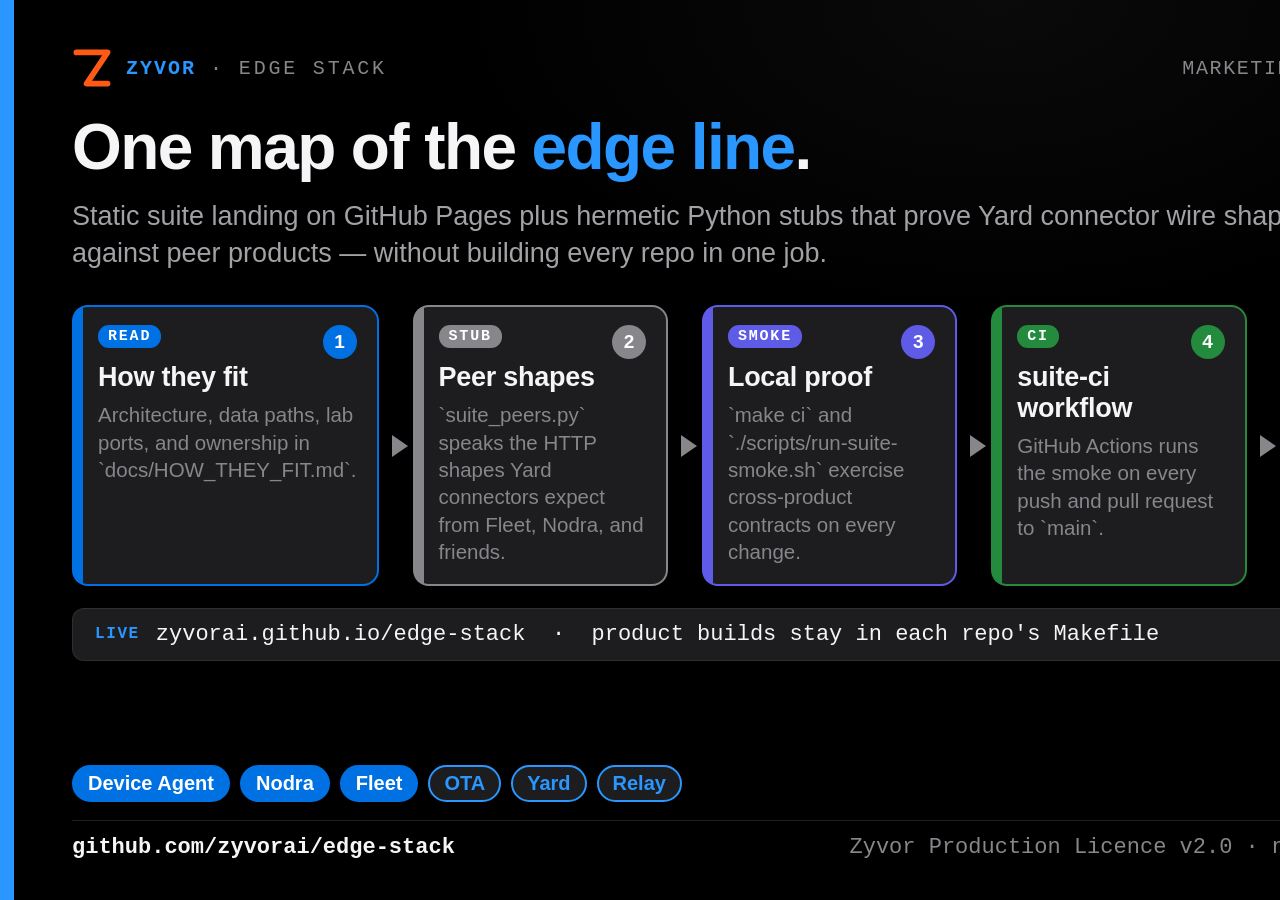
<file: docs/social/edge-stack-social-card.html>
<!doctype html>
<html lang="en">
<head>
<meta charset="utf-8">
<title>Edge Stack social card</title>
<style>
  :root { --ink:#f5f5f7; --soft:#86868b; --signal:#2997ff; --btn:#0071e3; --deep:#2997ff; --warm:#000;
    --blue:#5e5ce6; --green:#248a3d;
    --sans:'Helvetica Neue',Helvetica,Arial,sans-serif; --mono:'SF Mono',Menlo,Consolas,monospace; }
  * { box-sizing:border-box; }
  html,body { margin:0; padding:0; }
  body { width:1600px; height:900px; overflow:hidden; background:radial-gradient(900px 520px at 78% 0%,rgba(255,255,255,.04),transparent 62%),#000; color:var(--ink); font-family:var(--sans); position:relative; }
  .bar { position:absolute; left:0; top:0; bottom:0; width:14px; background:var(--signal); }
  .wrap { position:absolute; left:72px; right:64px; top:48px; bottom:40px; display:flex; flex-direction:column; }
  .top { display:flex; align-items:center; gap:14px; font-family:var(--mono); font-size:20px; letter-spacing:.14em; text-transform:uppercase; color:var(--soft); }
  .top img { height:40px; }
  .top b { color:var(--deep); letter-spacing:.1em; }
  .top .r { margin-left:auto; letter-spacing:.08em; }
  h1 { margin:26px 0 0; font-size:64px; line-height:1.06; letter-spacing:-.025em; font-weight:700; max-width:1440px; }
  h1 em { font-style:normal; color:var(--signal); }
  .sub { margin:16px 0 0; font-size:27px; line-height:1.36; color:#a1a1a6; max-width:1320px; }
  .flow { margin-top:34px; display:grid; grid-template-columns:repeat(5,1fr); gap:34px; }
  .step { position:relative; background:#1d1d1f; border:2.5px solid var(--c); border-radius:16px; padding:18px 20px 18px 24px; min-height:222px; }
  .step::before { content:""; position:absolute; left:0; top:0; bottom:0; width:9px; background:var(--c); border-radius:13px 0 0 13px; }
  .step:not(:last-child)::after { content:""; position:absolute; right:-31px; top:50%; width:0; height:0; margin-top:-11px;
    border-left:16px solid var(--soft); border-top:11px solid transparent; border-bottom:11px solid transparent; }
  .lane { display:inline-block; font-family:var(--mono); font-size:15px; font-weight:700; letter-spacing:.12em; color:#fff; background:var(--c); padding:3px 10px; border-radius:11px; }
  .n { float:right; width:34px; height:34px; border-radius:50%; background:var(--c); color:#fff; font-weight:700; font-size:19px; line-height:34px; text-align:center; }
  .step h3 { margin:14px 0 8px; font-size:27px; line-height:1.14; letter-spacing:-.01em; }
  .step p { margin:0; font-size:20.5px; line-height:1.34; color:var(--soft); }
  .k { --c:var(--btn); } .a { --c:#86868b; } .c { --c:var(--blue); } .o { --c:var(--green); } .o2 { --c:var(--deep); }
  .attr { margin-top:22px; display:flex; align-items:center; gap:16px; background:#1d1d1f; border:1px solid rgba(255,255,255,.08); color:#f5f5f7; border-radius:12px; padding:13px 22px; font-family:var(--mono); font-size:22px; white-space:nowrap; }
  .attr .tag { color:var(--signal); font-weight:700; letter-spacing:.1em; font-size:16px; }
  .attr .why { margin-left:auto; color:#86868b; font-size:15px; letter-spacing:.06em; text-transform:uppercase; }
  .chips { margin-top:auto; padding-top:22px; display:flex; flex-wrap:wrap; gap:10px; }
  .chip { font-size:20px; font-weight:700; padding:5px 14px; border-radius:20px; background:var(--btn); color:#fff; border:2px solid var(--btn); }
  .chip.g { background:#1d1d1f; color:var(--deep); border:2px solid var(--signal); }
  .foot { margin-top:18px; padding-top:14px; border-top:1px solid rgba(255,255,255,.12); display:flex; align-items:center; font-family:var(--mono); font-size:22px; color:var(--soft); }
  .foot b { color:var(--ink); }
  .foot .r { margin-left:auto; }
</style>
</head>
<body>
<div class="bar"></div>
<div class="wrap">
  <div class="top"><img src="zyvor-mark.svg" alt=""><b>Zyvor</b><span>&middot;</span><span>Edge Stack</span><span class="r">Marketing + integration CI</span></div>
  <h1>One map of the <em>edge line</em>.</h1>
  <p class="sub">Static suite landing on GitHub Pages plus hermetic Python stubs that prove Yard connector wire shapes against peer products — without building every repo in one job.</p>
  <div class="flow">
    <div class="step k"><span class="lane">READ</span><span class="n">1</span>
      <h3>How they fit</h3><p>Architecture, data paths, lab ports, and ownership in `docs/HOW_THEY_FIT.md`.</p></div>
    <div class="step a"><span class="lane">STUB</span><span class="n">2</span>
      <h3>Peer shapes</h3><p>`suite_peers.py` speaks the HTTP shapes Yard connectors expect from Fleet, Nodra, and friends.</p></div>
    <div class="step c"><span class="lane">SMOKE</span><span class="n">3</span>
      <h3>Local proof</h3><p>`make ci` and `./scripts/run-suite-smoke.sh` exercise cross-product contracts on every change.</p></div>
    <div class="step o"><span class="lane">CI</span><span class="n">4</span>
      <h3>suite-ci workflow</h3><p>GitHub Actions runs the smoke on every push and pull request to `main`.</p></div>
    <div class="step o2"><span class="lane">SHARE</span><span class="n">5</span>
      <h3>Pages site</h3><p>`index.html` quotes each product's own docs — Device Agent through Relay.</p></div>
  </div>
  <div class="attr"><span class="tag">LIVE</span><span>zyvorai.github.io/edge-stack &nbsp;·&nbsp; product builds stay in each repo's Makefile</span><span class="why">Scope</span></div>
  <div class="chips">
    <span class="chip">Device Agent</span><span class="chip">Nodra</span><span class="chip">Fleet</span>
    <span class="chip g">OTA</span><span class="chip g">Yard</span><span class="chip g">Relay</span>
  </div>
  <div class="foot"><span><b>github.com/zyvorai/edge-stack</b></span><span class="r">Zyvor Production Licence v2.0 &middot; not a monorepo build</span></div>
</div>
</body>
</html>
</file>
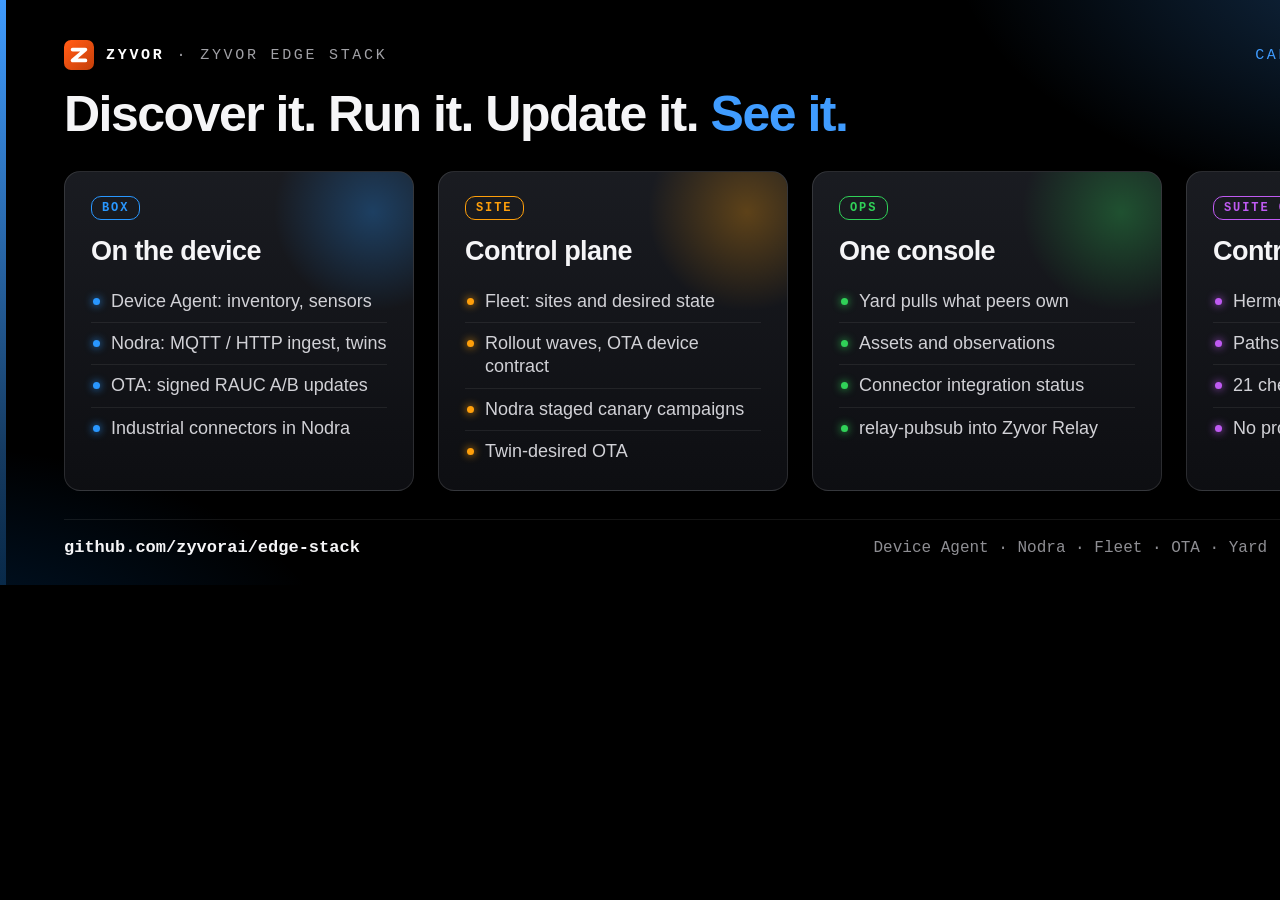
<file: docs/ux/readme-capabilities.html>
<!doctype html>
<html lang="en">
<head>
<meta charset="utf-8">
<title>Zyvor Edge Stack: capabilities at a glance</title>
<!-- README card, 1600x400 at 2x. Build: ./docs/ux/build-readme-cards.sh -->
<style>
  :root { --acc:#409cff; --sans:'SF Pro Display','Helvetica Neue',Helvetica,Arial,sans-serif; --mono:'SF Mono',Menlo,Consolas,monospace; }
  * { box-sizing:border-box; } html,body { margin:0; padding:0; }
  body { width:1600px; min-height:400px; overflow:hidden; background:#000; color:#f5f5f7; font-family:var(--sans); position:relative; }
  .glow { position:absolute; inset:0; background:radial-gradient(800px 420px at 92% -10%, color-mix(in srgb, var(--acc) 34%, transparent), transparent 65%),
    radial-gradient(700px 380px at -5% 115%, rgba(0,113,227,.22), transparent 60%); }
  .rail { position:absolute; left:0; top:0; bottom:0; width:6px; background:linear-gradient(180deg, var(--acc), rgba(41,151,255,.2)); }
  .wrap { position:relative; padding:40px 64px 28px; }
  .top { display:flex; align-items:center; justify-content:space-between; }
  .brand { display:flex; align-items:center; gap:12px; font-family:var(--mono); font-size:15px; letter-spacing:.18em; text-transform:uppercase; color:#a1a1a6; }
  .brand b { color:#fff; }
  .kicker { font-family:var(--mono); font-size:15px; letter-spacing:.18em; text-transform:uppercase; color:var(--acc); }
  h1 { margin:18px 0 0; font-size:50px; line-height:1.05; font-weight:800; letter-spacing:-.03em; white-space:nowrap; }
  h1 em { font-style:normal; color:var(--acc); }
  .foot { margin-top:28px; display:flex; justify-content:space-between; align-items:center; font-family:var(--mono); font-size:16px; color:#8e8e93; padding-top:18px; border-top:1px solid rgba(255,255,255,.08); }
  .foot b { color:#f5f5f7; font-size:17px; }
  .card { border-radius:16px; background:linear-gradient(180deg, rgba(28,30,36,.92), rgba(14,15,19,.95)); border:1px solid rgba(255,255,255,.12); position:relative; overflow:hidden; }
  .tag { display:inline-block; font-family:var(--mono); font-size:12px; font-weight:700; letter-spacing:.16em; text-transform:uppercase; padding:4px 10px; border-radius:10px; border:1px solid currentColor; }

  .caps { margin-top:30px; display:grid; grid-template-columns:repeat(4,1fr); gap:24px; }
  .cap { padding:24px 26px 18px; }
  .cap::before { content:''; position:absolute; right:-60px; top:-60px; width:200px; height:200px; border-radius:50%; background:radial-gradient(circle, color-mix(in srgb, var(--c) 30%, transparent), transparent 70%); }
  .cap h2 { margin:16px 0 14px; font-size:27px; font-weight:700; letter-spacing:-.02em; }
  .cap ul { margin:0; padding:0; list-style:none; }
  .cap li { position:relative; padding:9px 0 9px 20px; font-size:18px; line-height:1.3; color:#d1d1d6; border-bottom:1px solid rgba(255,255,255,.07); }
  .cap li:last-child { border-bottom:0; }
  .cap li::before { content:''; position:absolute; left:2px; top:17px; width:7px; height:7px; border-radius:50%; background:var(--c); box-shadow:0 0 8px var(--c); }
</style>
</head>
<body>
<div class="glow"></div><div class="rail"></div>
<div class="wrap">
<div class="top"><div class="brand"><svg viewBox="0 0 64 64" width="30" height="30" aria-hidden="true"><defs><linearGradient id="zb" x1="8" y1="8" x2="56" y2="56" gradientUnits="userSpaceOnUse"><stop offset="0" stop-color="#ff5a15"/><stop offset="1" stop-color="#cc420a"/></linearGradient></defs><rect width="64" height="64" rx="15" fill="url(#zb)"/><path d="M18.5,20.5 45.5,20.5 18.5,43.5 45.5,43.5" fill="none" stroke="#fff" stroke-width="8.3" stroke-linecap="round" stroke-linejoin="round"/></svg><b>Zyvor</b><span>&middot;</span><span>Zyvor Edge Stack</span></div><div class="kicker">Capabilities at a glance</div></div><h1>Discover it. Run it. Update it. <em>See it.</em></h1><div class="caps"><div class="card cap" style="--c:#2997ff"><span class="tag" style="color:#2997ff">Box</span><h2>On the device</h2><ul><li>Device Agent: inventory, sensors</li><li>Nodra: MQTT / HTTP ingest, twins</li><li>OTA: signed RAUC A/B updates</li><li>Industrial connectors in Nodra</li></ul></div><div class="card cap" style="--c:#ff9f0a"><span class="tag" style="color:#ff9f0a">Site</span><h2>Control plane</h2><ul><li>Fleet: sites and desired state</li><li>Rollout waves, OTA device contract</li><li>Nodra staged canary campaigns</li><li>Twin-desired OTA</li></ul></div><div class="card cap" style="--c:#30d158"><span class="tag" style="color:#30d158">Ops</span><h2>One console</h2><ul><li>Yard pulls what peers own</li><li>Assets and observations</li><li>Connector integration status</li><li>relay-pubsub into Zyvor Relay</li></ul></div><div class="card cap" style="--c:#bf5af2"><span class="tag" style="color:#bf5af2">Suite CI</span><h2>Contracts proven</h2><ul><li>Hermetic Python stubs</li><li>Paths A to D, every push</li><li>21 checks, exit non-zero on fail</li><li>No product toolchains needed</li></ul></div></div><div class="foot"><b>github.com/zyvorai/edge-stack</b><span>Device Agent &#183; Nodra &#183; Fleet &#183; OTA &#183; Yard &#183; relay-edge &#183; relay-pubsub</span></div>
</div>
<script>document.body.setAttribute('data-h', Math.ceil(document.querySelector('.wrap').getBoundingClientRect().height));</script>
</body>
</html>
</file>
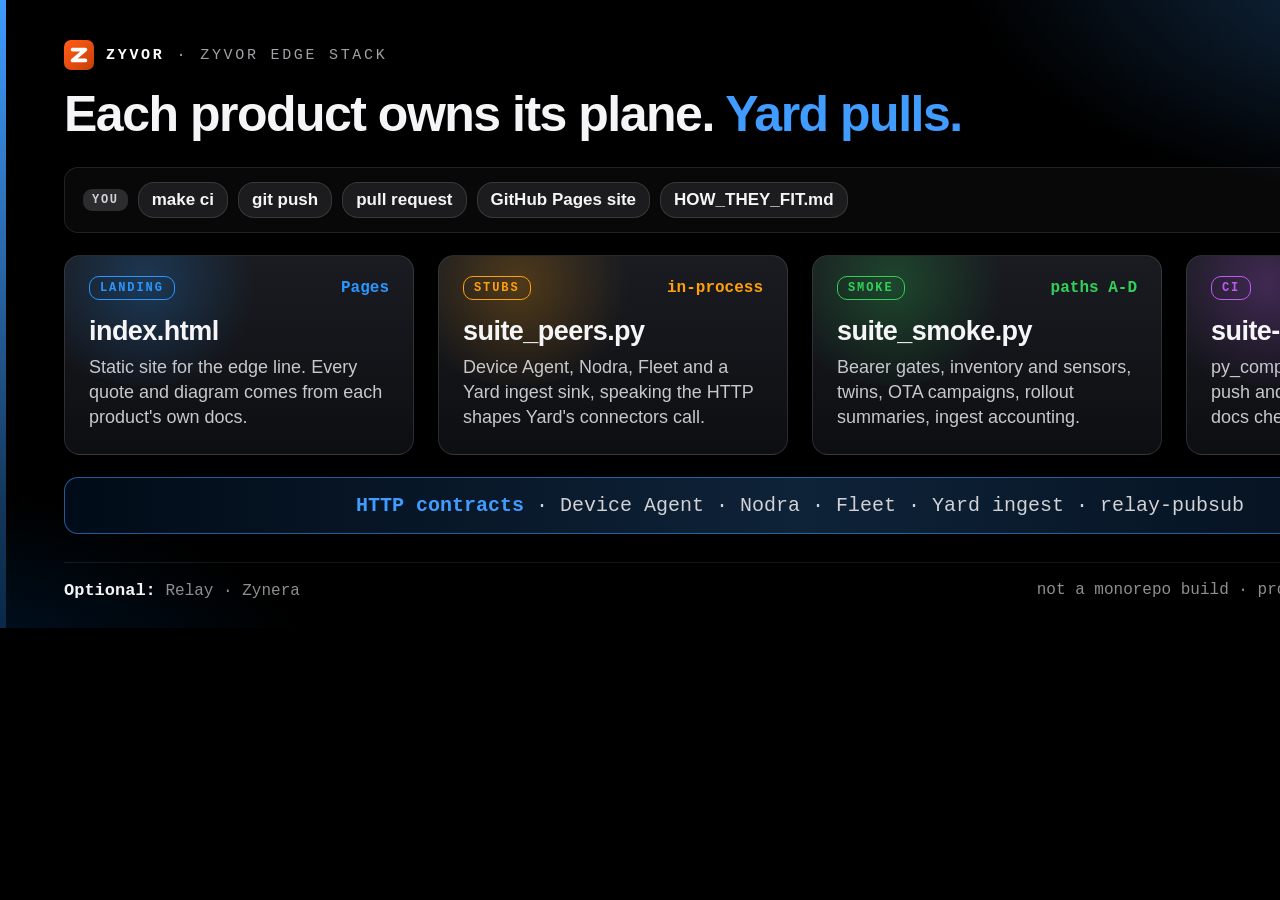
<file: docs/ux/readme-how-it-works.html>
<!doctype html>
<html lang="en">
<head>
<meta charset="utf-8">
<title>Zyvor Edge Stack: how it fits together</title>
<!-- README card, 1600x400 at 2x. Build: ./docs/ux/build-readme-cards.sh -->
<style>
  :root { --acc:#409cff; --sans:'SF Pro Display','Helvetica Neue',Helvetica,Arial,sans-serif; --mono:'SF Mono',Menlo,Consolas,monospace; }
  * { box-sizing:border-box; } html,body { margin:0; padding:0; }
  body { width:1600px; min-height:400px; overflow:hidden; background:#000; color:#f5f5f7; font-family:var(--sans); position:relative; }
  .glow { position:absolute; inset:0; background:radial-gradient(800px 420px at 92% -10%, color-mix(in srgb, var(--acc) 34%, transparent), transparent 65%),
    radial-gradient(700px 380px at -5% 115%, rgba(0,113,227,.22), transparent 60%); }
  .rail { position:absolute; left:0; top:0; bottom:0; width:6px; background:linear-gradient(180deg, var(--acc), rgba(41,151,255,.2)); }
  .wrap { position:relative; padding:40px 64px 28px; }
  .top { display:flex; align-items:center; justify-content:space-between; }
  .brand { display:flex; align-items:center; gap:12px; font-family:var(--mono); font-size:15px; letter-spacing:.18em; text-transform:uppercase; color:#a1a1a6; }
  .brand b { color:#fff; }
  .kicker { font-family:var(--mono); font-size:15px; letter-spacing:.18em; text-transform:uppercase; color:var(--acc); }
  h1 { margin:18px 0 0; font-size:50px; line-height:1.05; font-weight:800; letter-spacing:-.03em; white-space:nowrap; }
  h1 em { font-style:normal; color:var(--acc); }
  .foot { margin-top:28px; display:flex; justify-content:space-between; align-items:center; font-family:var(--mono); font-size:16px; color:#8e8e93; padding-top:18px; border-top:1px solid rgba(255,255,255,.08); }
  .foot b { color:#f5f5f7; font-size:17px; }
  .card { border-radius:16px; background:linear-gradient(180deg, rgba(28,30,36,.92), rgba(14,15,19,.95)); border:1px solid rgba(255,255,255,.12); position:relative; overflow:hidden; }
  .tag { display:inline-block; font-family:var(--mono); font-size:12px; font-weight:700; letter-spacing:.16em; text-transform:uppercase; padding:4px 10px; border-radius:10px; border:1px solid currentColor; }

  .you { margin-top:26px; display:flex; flex-wrap:wrap; align-items:center; gap:10px; padding:14px 18px; border-radius:14px; border:1px solid rgba(255,255,255,.1); background:rgba(255,255,255,.03); }
  .you b { font-family:var(--mono); font-size:12px; letter-spacing:.14em; padding:4px 9px; border-radius:9px; background:#2c2c2e; color:#d1d1d6; }
  .you span { font-size:17px; font-weight:600; padding:7px 13px; border-radius:16px; background:#1c1c1e; border:1px solid rgba(255,255,255,.12); }
  .comps { margin-top:22px; display:grid; gap:24px; }
  .comp { padding:20px 24px 22px; min-height:200px; }
  .comp::before { content:''; position:absolute; left:-40px; top:-70px; width:240px; height:200px; border-radius:50%; background:radial-gradient(circle, color-mix(in srgb, var(--c) 24%, transparent), transparent 70%); }
  .comp .row { display:flex; justify-content:space-between; align-items:center; position:relative; }
  .comp i { font-style:normal; font-family:var(--mono); font-size:16px; font-weight:700; }
  .comp h2 { margin:16px 0 8px; font-size:27px; font-weight:700; letter-spacing:-.02em; position:relative; }
  .comp p { margin:0; font-size:18px; line-height:1.4; color:#c7c7cc; position:relative; }
  .base { margin-top:22px; padding:16px; text-align:center; border-radius:14px; font-family:var(--mono); font-size:20px; color:#d1d1d6;
    background:linear-gradient(90deg, rgba(0,113,227,.10), color-mix(in srgb, var(--acc) 22%, transparent), rgba(0,113,227,.10)); border:1px solid color-mix(in srgb, var(--acc) 55%, transparent); }
  .base b { color:var(--acc); }
</style>
</head>
<body>
<div class="glow"></div><div class="rail"></div>
<div class="wrap">
<div class="top"><div class="brand"><svg viewBox="0 0 64 64" width="30" height="30" aria-hidden="true"><defs><linearGradient id="zb" x1="8" y1="8" x2="56" y2="56" gradientUnits="userSpaceOnUse"><stop offset="0" stop-color="#ff5a15"/><stop offset="1" stop-color="#cc420a"/></linearGradient></defs><rect width="64" height="64" rx="15" fill="url(#zb)"/><path d="M18.5,20.5 45.5,20.5 18.5,43.5 45.5,43.5" fill="none" stroke="#fff" stroke-width="8.3" stroke-linecap="round" stroke-linejoin="round"/></svg><b>Zyvor</b><span>&middot;</span><span>Zyvor Edge Stack</span></div><div class="kicker">How it fits together</div></div><h1>Each product owns its plane. <em>Yard pulls.</em></h1><div class="you"><b>YOU</b><span>make ci</span><span>git push</span><span>pull request</span><span>GitHub Pages site</span><span>HOW_THEY_FIT.md</span></div><div class="comps" style="grid-template-columns:repeat(4,1fr)"><div class="card comp" style="--c:#2997ff"><div class="row"><span class="tag" style="color:#2997ff">Landing</span><i style="color:#2997ff">Pages</i></div><h2>index.html</h2><p>Static site for the edge line. Every quote and diagram comes from each product&#x27;s own docs.</p></div><div class="card comp" style="--c:#ff9f0a"><div class="row"><span class="tag" style="color:#ff9f0a">Stubs</span><i style="color:#ff9f0a">in-process</i></div><h2>suite_peers.py</h2><p>Device Agent, Nodra, Fleet and a Yard ingest sink, speaking the HTTP shapes Yard&#x27;s connectors call.</p></div><div class="card comp" style="--c:#30d158"><div class="row"><span class="tag" style="color:#30d158">Smoke</span><i style="color:#30d158">paths A-D</i></div><h2>suite_smoke.py</h2><p>Bearer gates, inventory and sensors, twins, OTA campaigns, rollout summaries, ingest accounting.</p></div><div class="card comp" style="--c:#bf5af2"><div class="row"><span class="tag" style="color:#bf5af2">CI</span><i style="color:#bf5af2">Actions</i></div><h2>suite-ci</h2><p>py_compile plus the smoke on every push and pull request to main, plus a docs check.</p></div></div><div class="base"><b>HTTP contracts</b> &middot; Device Agent &middot; Nodra &middot; Fleet &middot; Yard ingest &middot; relay-pubsub</div><div class="foot"><span><b style="color:#f5f5f7">Optional:</b> Relay &#183; Zynera</span><span>not a monorepo build &#183; product CI stays in each repo</span></div>
</div>
<script>document.body.setAttribute('data-h', Math.ceil(document.querySelector('.wrap').getBoundingClientRect().height));</script>
</body>
</html>
</file>
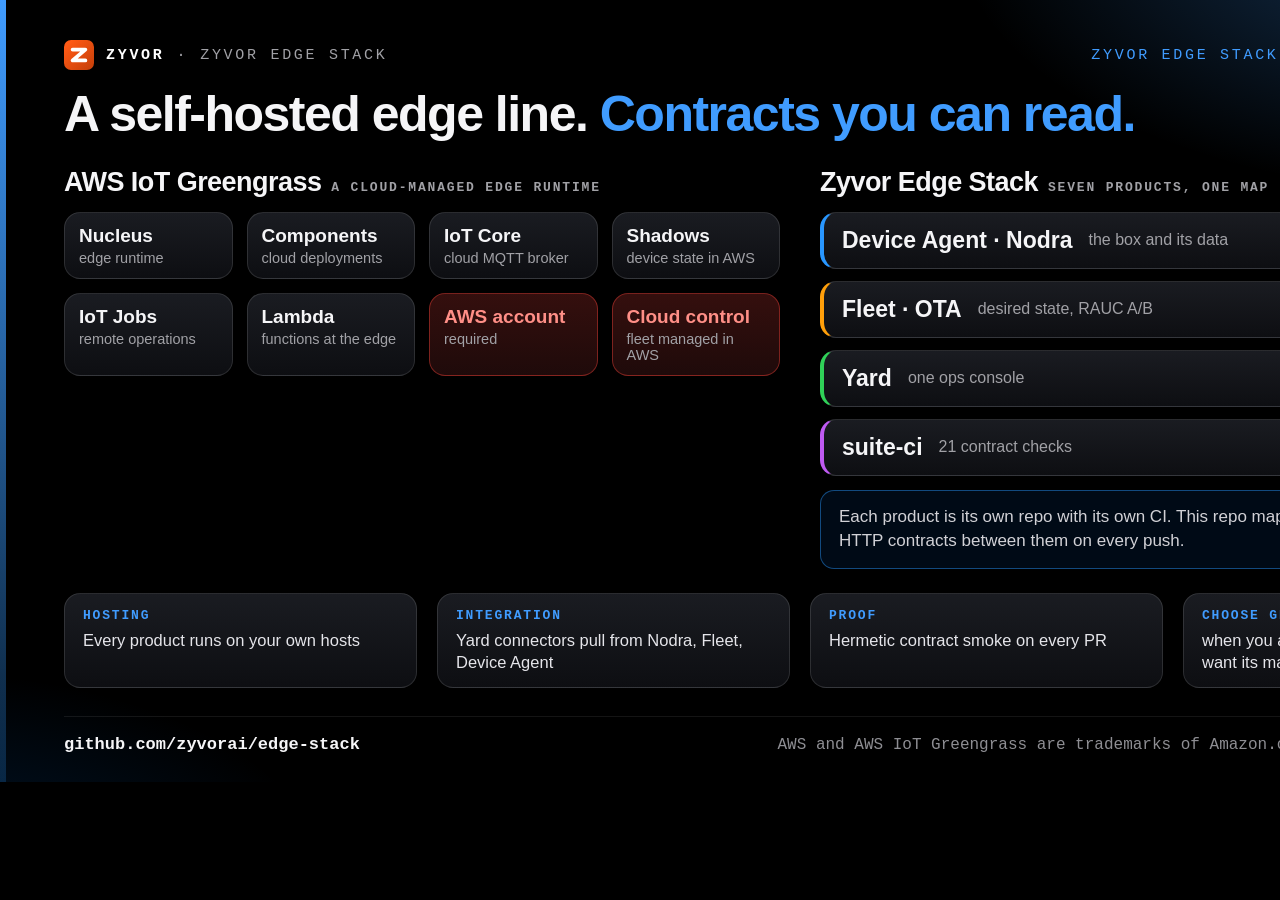
<file: docs/ux/readme-vs.html>
<!doctype html>
<html lang="en">
<head>
<meta charset="utf-8">
<title>Zyvor Edge Stack: vs AWS IoT Greengrass</title>
<!-- README card, 1600x400 at 2x. Build: ./docs/ux/build-readme-cards.sh -->
<style>
  :root { --acc:#409cff; --sans:'SF Pro Display','Helvetica Neue',Helvetica,Arial,sans-serif; --mono:'SF Mono',Menlo,Consolas,monospace; }
  * { box-sizing:border-box; } html,body { margin:0; padding:0; }
  body { width:1600px; min-height:400px; overflow:hidden; background:#000; color:#f5f5f7; font-family:var(--sans); position:relative; }
  .glow { position:absolute; inset:0; background:radial-gradient(800px 420px at 92% -10%, color-mix(in srgb, var(--acc) 34%, transparent), transparent 65%),
    radial-gradient(700px 380px at -5% 115%, rgba(0,113,227,.22), transparent 60%); }
  .rail { position:absolute; left:0; top:0; bottom:0; width:6px; background:linear-gradient(180deg, var(--acc), rgba(41,151,255,.2)); }
  .wrap { position:relative; padding:40px 64px 28px; }
  .top { display:flex; align-items:center; justify-content:space-between; }
  .brand { display:flex; align-items:center; gap:12px; font-family:var(--mono); font-size:15px; letter-spacing:.18em; text-transform:uppercase; color:#a1a1a6; }
  .brand b { color:#fff; }
  .kicker { font-family:var(--mono); font-size:15px; letter-spacing:.18em; text-transform:uppercase; color:var(--acc); }
  h1 { margin:18px 0 0; font-size:50px; line-height:1.05; font-weight:800; letter-spacing:-.03em; white-space:nowrap; }
  h1 em { font-style:normal; color:var(--acc); }
  .foot { margin-top:28px; display:flex; justify-content:space-between; align-items:center; font-family:var(--mono); font-size:16px; color:#8e8e93; padding-top:18px; border-top:1px solid rgba(255,255,255,.08); }
  .foot b { color:#f5f5f7; font-size:17px; }
  .card { border-radius:16px; background:linear-gradient(180deg, rgba(28,30,36,.92), rgba(14,15,19,.95)); border:1px solid rgba(255,255,255,.12); position:relative; overflow:hidden; }
  .tag { display:inline-block; font-family:var(--mono); font-size:12px; font-weight:700; letter-spacing:.16em; text-transform:uppercase; padding:4px 10px; border-radius:10px; border:1px solid currentColor; }

  .cols { margin-top:26px; display:grid; grid-template-columns:1fr 1fr; gap:40px; }
  .ch { font-size:27px; font-weight:800; letter-spacing:-.02em; margin-bottom:14px; }
  .ch small { font-family:var(--mono); font-size:13px; font-weight:700; letter-spacing:.14em; text-transform:uppercase; color:#a1a1a6; margin-left:10px; }
  .alts { display:grid; grid-template-columns:repeat(4,1fr); gap:14px; }
  .alt { padding:12px 14px; min-height:66px; }
  .alt b { display:block; font-size:19px; } .alt span { display:block; margin-top:3px; font-size:14.5px; color:#a1a1a6; }
  .alt.bad { background:linear-gradient(180deg, rgba(70,20,18,.75), rgba(36,12,12,.85)); border-color:rgba(255,69,58,.4); }
  .alt.bad b { color:#ff8f87; }
  .ours { display:grid; gap:12px; }
  .our { display:flex; align-items:center; gap:16px; padding:14px 18px; border-left:4px solid var(--c); }
  .our b { font-size:23px; white-space:nowrap; } .our span { font-size:16px; color:#a1a1a6; flex:1; } .our i { font-style:normal; font-family:var(--mono); font-size:15px; font-weight:700; }
  .note { margin-top:14px; padding:14px 18px; font-size:17px; line-height:1.45; color:#d1d1d6; border-radius:14px; border:1px solid rgba(41,151,255,.45); background:rgba(0,40,90,.25); }
  .facts { margin-top:24px; display:grid; grid-template-columns:repeat(4,1fr); gap:20px; }
  .fact { padding:14px 18px; min-height:90px; }
  .fact b { display:block; font-family:var(--mono); font-size:13px; letter-spacing:.14em; text-transform:uppercase; color:var(--acc); }
  .fact span { display:block; margin-top:6px; font-size:16.5px; line-height:1.35; color:#e5e5ea; }
</style>
</head>
<body>
<div class="glow"></div><div class="rail"></div>
<div class="wrap">
<div class="top"><div class="brand"><svg viewBox="0 0 64 64" width="30" height="30" aria-hidden="true"><defs><linearGradient id="zb" x1="8" y1="8" x2="56" y2="56" gradientUnits="userSpaceOnUse"><stop offset="0" stop-color="#ff5a15"/><stop offset="1" stop-color="#cc420a"/></linearGradient></defs><rect width="64" height="64" rx="15" fill="url(#zb)"/><path d="M18.5,20.5 45.5,20.5 18.5,43.5 45.5,43.5" fill="none" stroke="#fff" stroke-width="8.3" stroke-linecap="round" stroke-linejoin="round"/></svg><b>Zyvor</b><span>&middot;</span><span>Zyvor Edge Stack</span></div><div class="kicker">Zyvor Edge Stack vs AWS IoT Greengrass</div></div><h1>A self-hosted edge line. <em>Contracts you can read.</em></h1><div class="cols"><div><div class="ch">AWS IoT Greengrass<small>a cloud-managed edge runtime</small></div><div class="alts"><div class="card alt"><b>Nucleus</b><span>edge runtime</span></div><div class="card alt"><b>Components</b><span>cloud deployments</span></div><div class="card alt"><b>IoT Core</b><span>cloud MQTT broker</span></div><div class="card alt"><b>Shadows</b><span>device state in AWS</span></div><div class="card alt"><b>IoT Jobs</b><span>remote operations</span></div><div class="card alt"><b>Lambda</b><span>functions at the edge</span></div><div class="card alt bad"><b>AWS account</b><span>required</span></div><div class="card alt bad"><b>Cloud control</b><span>fleet managed in AWS</span></div></div></div><div><div class="ch">Zyvor Edge Stack<small>seven products, one map</small></div><div class="ours"><div class="card our" style="--c:#2997ff"><b>Device Agent &#183; Nodra</b><span>the box and its data</span><i style="color:#2997ff">edge</i></div><div class="card our" style="--c:#ff9f0a"><b>Fleet &#183; OTA</b><span>desired state, RAUC A/B</span><i style="color:#ff9f0a">site</i></div><div class="card our" style="--c:#30d158"><b>Yard</b><span>one ops console</span><i style="color:#30d158">ops</i></div><div class="card our" style="--c:#bf5af2"><b>suite-ci</b><span>21 contract checks</span><i style="color:#bf5af2">CI</i></div></div><div class="note">Each product is its own repo with its own CI. This repo maps how they fit and proves the HTTP contracts between them on every push.</div></div></div><div class="facts"><div class="card fact"><b>Hosting</b><span>Every product runs on your own hosts</span></div><div class="card fact"><b>Integration</b><span>Yard connectors pull from Nodra, Fleet, Device Agent</span></div><div class="card fact"><b>Proof</b><span>Hermetic contract smoke on every PR</span></div><div class="card fact"><b>Choose Greengrass</b><span>when you are standardized on AWS and want its managed cloud services</span></div></div><div class="foot"><b>github.com/zyvorai/edge-stack</b><span>AWS and AWS IoT Greengrass are trademarks of Amazon.com, Inc. or its affiliates</span></div>
</div>
<script>document.body.setAttribute('data-h', Math.ceil(document.querySelector('.wrap').getBoundingClientRect().height));</script>
</body>
</html>
</file>
<file: site/site.css>
/* Copyright 2026 Zyvor AI Labs · https://zyvor.dev
 * SPDX-License-Identifier: LicenseRef-Zyvor-Production-2.0
 *
 * Zyvor Edge Stack site. System fonts only, no external requests. Light and dark tokens;
 * the manual toggle (data-theme) wins over the OS preference.
 */
:root{
  color-scheme:light;
  --bg:#fff;--bg2:#f5f5f7;--bg3:#ebebef;--text:#1d1d1f;--dim:#5c5c63;--line:rgba(60,60,67,.18);--line2:rgba(60,60,67,.32);--glass:rgba(255,255,255,.82);
  --accent:#c2410c;--accent-h:#a8370a;--on-accent:#ffffff;--link:#b03a0a;--accent2:#0071e3;
  --glow:rgba(194,65,12,.13);--glow2:rgba(0,113,227,.11);
  --ok:#17692c;--ok-bg:#e6f6ea;--warn:#8a4b00;--warn-bg:#fff1dc;
  --code-bg:#0e0f13;--code:#f2f2f5;--code-dim:#9a9aa6;--shadow:0 24px 60px -16px rgba(30,40,80,.28);
  --focus:0 0 0 3px var(--bg),0 0 0 6px var(--link);
  --font:-apple-system,BlinkMacSystemFont,"SF Pro Text","Segoe UI",Roboto,"Helvetica Neue",Arial,system-ui,sans-serif;
  --mono:ui-monospace,"SF Mono",Menlo,Consolas,"Liberation Mono",monospace;
}
@media (prefers-color-scheme:dark){:root:not([data-theme="light"]){color-scheme:dark;--bg:#0b0c10;--bg2:#14161c;--bg3:#1e2128;--text:#f5f5f7;--dim:#a6a6b0;--line:rgba(255,255,255,.12);--line2:rgba(255,255,255,.26);--glass:rgba(11,12,16,.82);--accent:#ff7a3d;--accent-h:#ff9060;--on-accent:#1a0a02;--link:#ff9a6b;--accent2:#5eadff;--glow:rgba(255,122,61,.2);--glow2:rgba(41,151,255,.16);--ok:#4ade80;--ok-bg:rgba(74,222,128,.14);--warn:#fbbf24;--warn-bg:rgba(251,191,36,.14);--code-bg:#06070a;--code-dim:#8f8f9c;--shadow:0 30px 80px -14px rgba(0,0,0,.7);}}
:root[data-theme="dark"]{color-scheme:dark;--bg:#0b0c10;--bg2:#14161c;--bg3:#1e2128;--text:#f5f5f7;--dim:#a6a6b0;--line:rgba(255,255,255,.12);--line2:rgba(255,255,255,.26);--glass:rgba(11,12,16,.82);--accent:#ff7a3d;--accent-h:#ff9060;--on-accent:#1a0a02;--link:#ff9a6b;--accent2:#5eadff;--glow:rgba(255,122,61,.2);--glow2:rgba(41,151,255,.16);--ok:#4ade80;--ok-bg:rgba(74,222,128,.14);--warn:#fbbf24;--warn-bg:rgba(251,191,36,.14);--code-bg:#06070a;--code-dim:#8f8f9c;--shadow:0 30px 80px -14px rgba(0,0,0,.7);}
*{box-sizing:border-box}
html{scroll-behavior:smooth;scroll-padding-top:116px}
body{margin:0;position:relative;background:var(--bg);color:var(--text);font:16px/1.55 var(--font);letter-spacing:-.005em;-webkit-font-smoothing:antialiased;overflow-x:hidden}
[hidden]{display:none!important}
a{color:var(--link)}
code,pre{font-family:var(--mono)}
:focus-visible{outline:none;box-shadow:var(--focus);border-radius:8px}
.skip{position:absolute;left:12px;top:-80px;z-index:50;background:var(--bg2);color:var(--text);padding:10px 16px;border-radius:99px}.skip:focus{top:12px}

/* page glow and grid */
body::before{content:"";position:absolute;inset:0 0 auto 0;height:900px;z-index:-1;pointer-events:none;
  background:radial-gradient(640px 360px at 15% 0,var(--glow),transparent 70%),radial-gradient(640px 360px at 85% 8%,var(--glow2),transparent 70%)}
body::after{content:"";position:absolute;inset:0 0 auto 0;height:620px;z-index:-1;pointer-events:none;opacity:.5;
  background-image:linear-gradient(var(--line) 1px,transparent 1px),linear-gradient(90deg,var(--line) 1px,transparent 1px);background-size:56px 56px;
  -webkit-mask-image:linear-gradient(#000,transparent);mask-image:linear-gradient(#000,transparent)}

.bar{position:sticky;top:0;z-index:20;display:flex;align-items:center;gap:14px;padding:8px max(20px,calc((100% - 1120px)/2));background:var(--glass);-webkit-backdrop-filter:saturate(180%) blur(20px);backdrop-filter:saturate(180%) blur(20px);border-bottom:1px solid var(--line)}
.brand{display:flex;align-items:center;gap:10px;color:inherit;text-decoration:none;font-weight:700;letter-spacing:.12em;border-radius:10px}
.logo{width:30px;height:30px;border-radius:8px;flex:none}
#sections{display:flex;gap:2px;margin-left:6px;overflow-x:auto;scrollbar-width:none;flex:1}
#sections::-webkit-scrollbar{display:none}
#sections a{display:inline-flex;align-items:center;min-height:44px;padding:0 12px;color:var(--dim);text-decoration:none;border-radius:99px;white-space:nowrap;font-size:15px}
#sections a:hover{color:var(--text)}
#sections a[aria-current="true"]{color:var(--text);background:var(--bg3);font-weight:600}
.bar-actions{display:flex;align-items:center;gap:8px;margin-left:auto}
.btn{display:inline-flex;align-items:center;justify-content:center;gap:8px;min-height:44px;padding:0 22px;border-radius:99px;border:1px solid var(--line2);color:var(--text);text-decoration:none;font:inherit;font-weight:600;background:var(--bg2);cursor:pointer}
.btn:hover{background:var(--bg3)}.btn.small{min-height:40px;padding:0 16px;font-size:15px}
.btn.primary{background:var(--accent);border-color:transparent;color:var(--on-accent)}.btn.primary:hover{background:var(--accent-h)}
button.icon{width:44px;height:44px;border-radius:99px;border:1px solid var(--line2);background:transparent;color:var(--text);display:grid;place-items:center;cursor:pointer}
button.icon:hover{background:var(--bg2)}
button.icon svg{width:18px;height:18px;fill:none;stroke:currentColor;stroke-width:1.8;stroke-linecap:round;stroke-linejoin:round}
.i-sun{display:none}:root[data-theme="dark"] .i-sun{display:block}:root[data-theme="dark"] .i-moon{display:none}

main{width:min(1120px,calc(100% - 40px));margin:0 auto}
section{padding:68px 0}
h1{margin:12px 0 0;font-size:clamp(36px,6vw,64px);line-height:1.05;letter-spacing:-.03em;word-spacing:.05em}
h1 em{font-style:normal;background:linear-gradient(90deg,var(--accent),var(--accent2));-webkit-background-clip:text;background-clip:text;color:transparent}
h2{margin:0;font-size:clamp(26px,3.4vw,38px);line-height:1.12;letter-spacing:-.028em}
h3{margin:0 0 6px;font-size:18px;letter-spacing:-.01em}
.kicker{margin:0;color:var(--link);font-size:13px;font-weight:700;letter-spacing:.08em;text-transform:uppercase}
.lede{max-width:60ch;margin:18px 0 0;color:var(--dim);font-size:19px}.lede strong{color:var(--text)}
.sub{max-width:74ch;color:var(--dim);margin:10px 0 0}
.sub strong{color:var(--text)}

.hero{display:grid;grid-template-columns:1.05fr .95fr;gap:44px;align-items:center;padding-top:76px;padding-bottom:36px}
.hero>*{min-width:0}
.cta{display:flex;gap:14px 22px;align-items:center;margin:28px 0 0;flex-wrap:wrap}
.link{font-weight:600;text-decoration:none}.link:hover{text-decoration:underline}
.chips{display:flex;flex-wrap:wrap;gap:8px;list-style:none;margin:26px 0 0;padding:0}
.chips li{font-size:14px;font-weight:600;padding:5px 14px;border-radius:99px;border:1px solid var(--line2);background:var(--bg2)}
.chips .ok{color:var(--ok);background:var(--ok-bg);border-color:transparent}

/* terminal card */
.term{background:var(--code-bg);color:var(--code);border-radius:16px;border:1px solid var(--line2);box-shadow:var(--shadow);overflow:hidden;position:relative}
.term-head{display:flex;align-items:center;gap:7px;padding:12px 16px;border-bottom:1px solid rgba(255,255,255,.1);color:var(--code-dim);font:600 13px var(--mono)}
.term-head i{width:11px;height:11px;border-radius:50%;background:#3a3b44;display:block}
.term-head span{margin-left:8px}
.term pre{margin:0;padding:18px 20px 22px;overflow-x:auto;font-size:14px;line-height:1.7;background:none}
.term .c{color:var(--code-dim)}.term .p{color:var(--accent2);user-select:none}
.term .cur{display:inline-block;width:.6em;height:1.1em;vertical-align:text-bottom;background:var(--code);animation:blink 1.1s steps(2,start) infinite}
@keyframes blink{to{visibility:hidden}}

.band{display:grid;grid-template-columns:repeat(4,1fr);border-block:1px solid var(--line);padding:0}
.band>div{padding:22px 20px;border-left:1px solid var(--line)}.band>div:first-child{border-left:0}
.band b{display:block;font-size:17px}.band span{color:var(--dim);font-size:14px}
.grid{display:grid;grid-template-columns:repeat(3,1fr);gap:14px;margin-top:26px}
.grid.two{grid-template-columns:repeat(2,1fr)}
.card{background:var(--bg2);border:1px solid var(--line);border-radius:18px;padding:22px;transition:border-color .15s,transform .15s}
.card:hover{border-color:var(--accent)}
.card p{margin:0;color:var(--dim);font-size:15px}
.card .n{display:inline-grid;place-items:center;width:30px;height:30px;border-radius:9px;background:var(--bg);border:1px solid var(--line2);font:700 13px var(--mono);margin-bottom:12px;color:var(--link)}
code{font-size:.9em}
:not(pre)>code{background:var(--bg3);padding:2px 6px;border-radius:6px;overflow-wrap:anywhere}

.tablewrap{overflow-x:auto;margin-top:24px;border:1px solid var(--line);border-radius:16px}
table{border-collapse:collapse;width:100%;min-width:620px;font-size:15px}
th,td{text-align:left;padding:12px 16px;vertical-align:top;border-bottom:1px solid var(--line)}
tr:last-child td{border-bottom:0}
thead th{background:var(--bg2);font-size:13px;letter-spacing:.04em;text-transform:uppercase;color:var(--dim)}
td:first-child{font-weight:600}
td:first-child code{white-space:nowrap}
.tag{display:inline-block;font-size:12px;font-weight:700;padding:2px 10px;border-radius:99px;white-space:nowrap}
.tag.ok{color:var(--ok);background:var(--ok-bg)}.tag.warn{color:var(--warn);background:var(--warn-bg)}

.diagram{margin:26px 0 0;border:1px solid var(--line);border-radius:20px;background:var(--bg2);padding:14px;box-shadow:var(--shadow)}
.diagram{overflow-x:auto}
.diagram svg{display:block;width:100%;min-width:760px;height:auto;font-family:var(--font)}
.diagram figcaption{position:sticky;left:0}
.dg-box{fill:var(--bg);stroke:var(--line2);stroke-width:1.5}
.dg-hi{fill:var(--bg);stroke:var(--accent);stroke-width:2.25}
.dg-zone{fill:none;stroke:var(--line2);stroke-width:1.5;stroke-dasharray:6 6}
.dg-t{fill:var(--text);font-size:15px;font-weight:650}
.dg-s{fill:var(--dim);font-size:12.5px}
.dg-z{fill:var(--dim);font-size:12px;font-weight:700;letter-spacing:.08em}
.dg-line{stroke:var(--dim);stroke-width:1.75;fill:none}
.dg-line.hi{stroke:var(--accent);stroke-width:2.25}
.dg-arrow{fill:var(--dim)}
.dg-lbl{fill:var(--dim);font-size:12px;font-family:var(--mono)}
.diagram figcaption,figcaption{margin-top:10px;color:var(--dim);font-size:14px;text-align:center}

pre{background:var(--code-bg);color:var(--code);padding:18px;border-radius:14px;overflow-x:auto;line-height:1.65;font-size:14px;margin:0}
.code{position:relative;margin:14px 0 0}.code pre{padding-right:92px}
.copy{position:absolute;right:10px;top:10px;min-height:38px;padding:0 14px;border-radius:99px;border:1px solid rgba(255,255,255,.28);background:rgba(255,255,255,.1);color:#f5f5f7;font:600 13px var(--font);cursor:pointer}
.copy:hover{background:rgba(255,255,255,.2)}
.copy:focus-visible{box-shadow:0 0 0 3px #0e0f13,0 0 0 6px #fff}
.steps{display:grid;gap:6px}
.support{border:1px solid var(--line2);border-radius:24px;background:var(--bg2);padding:34px;position:relative;overflow:hidden}
.support::before{content:"";position:absolute;right:-80px;top:-80px;width:280px;height:280px;border-radius:50%;background:radial-gradient(closest-side,var(--glow),transparent)}
.support>*{position:relative}
.support p{max-width:74ch}
.fine{color:var(--dim);font-size:14px}
footer{border-top:1px solid var(--line);margin-top:24px;padding:28px max(20px,calc((100% - 1120px)/2));color:var(--dim);font-size:14px}
footer p{margin:6px 0}footer a{color:var(--link)}
.toast{position:fixed;left:50%;bottom:24px;transform:translateX(-50%);background:var(--bg3);color:var(--text);border:1px solid var(--line2);border-radius:99px;padding:10px 18px;box-shadow:var(--shadow);font-size:14px;z-index:30}

@media (max-width:900px){
  .hero{grid-template-columns:1fr;gap:30px;padding-top:44px}
  .bar{flex-wrap:wrap;gap:4px 10px;padding-top:6px;padding-bottom:0}
  #sections{order:3;flex:0 0 100%;margin:0 -6px;padding-bottom:6px}
  .bar-actions .btn:not(.primary){display:none}
  html{scroll-padding-top:120px}
  .band{grid-template-columns:1fr 1fr}.band>div:nth-child(3){border-left:0}.band>div:nth-child(n+3){border-top:1px solid var(--line)}
  .grid,.grid.two{grid-template-columns:1fr}
  section{padding:48px 0}
  .support{padding:24px}
}
@media (max-width:640px){.code{display:flex;flex-direction:column}.copy{position:static;align-self:flex-end;margin:0 0 6px}.code pre{padding-right:18px}}
@media (max-width:420px){.band{grid-template-columns:1fr}.band>div{border-left:0!important}.band>div+div{border-top:1px solid var(--line)}}
@media (prefers-reduced-motion:reduce){html{scroll-behavior:auto}.term .cur{animation:none}.card{transition:none}}
</file>
